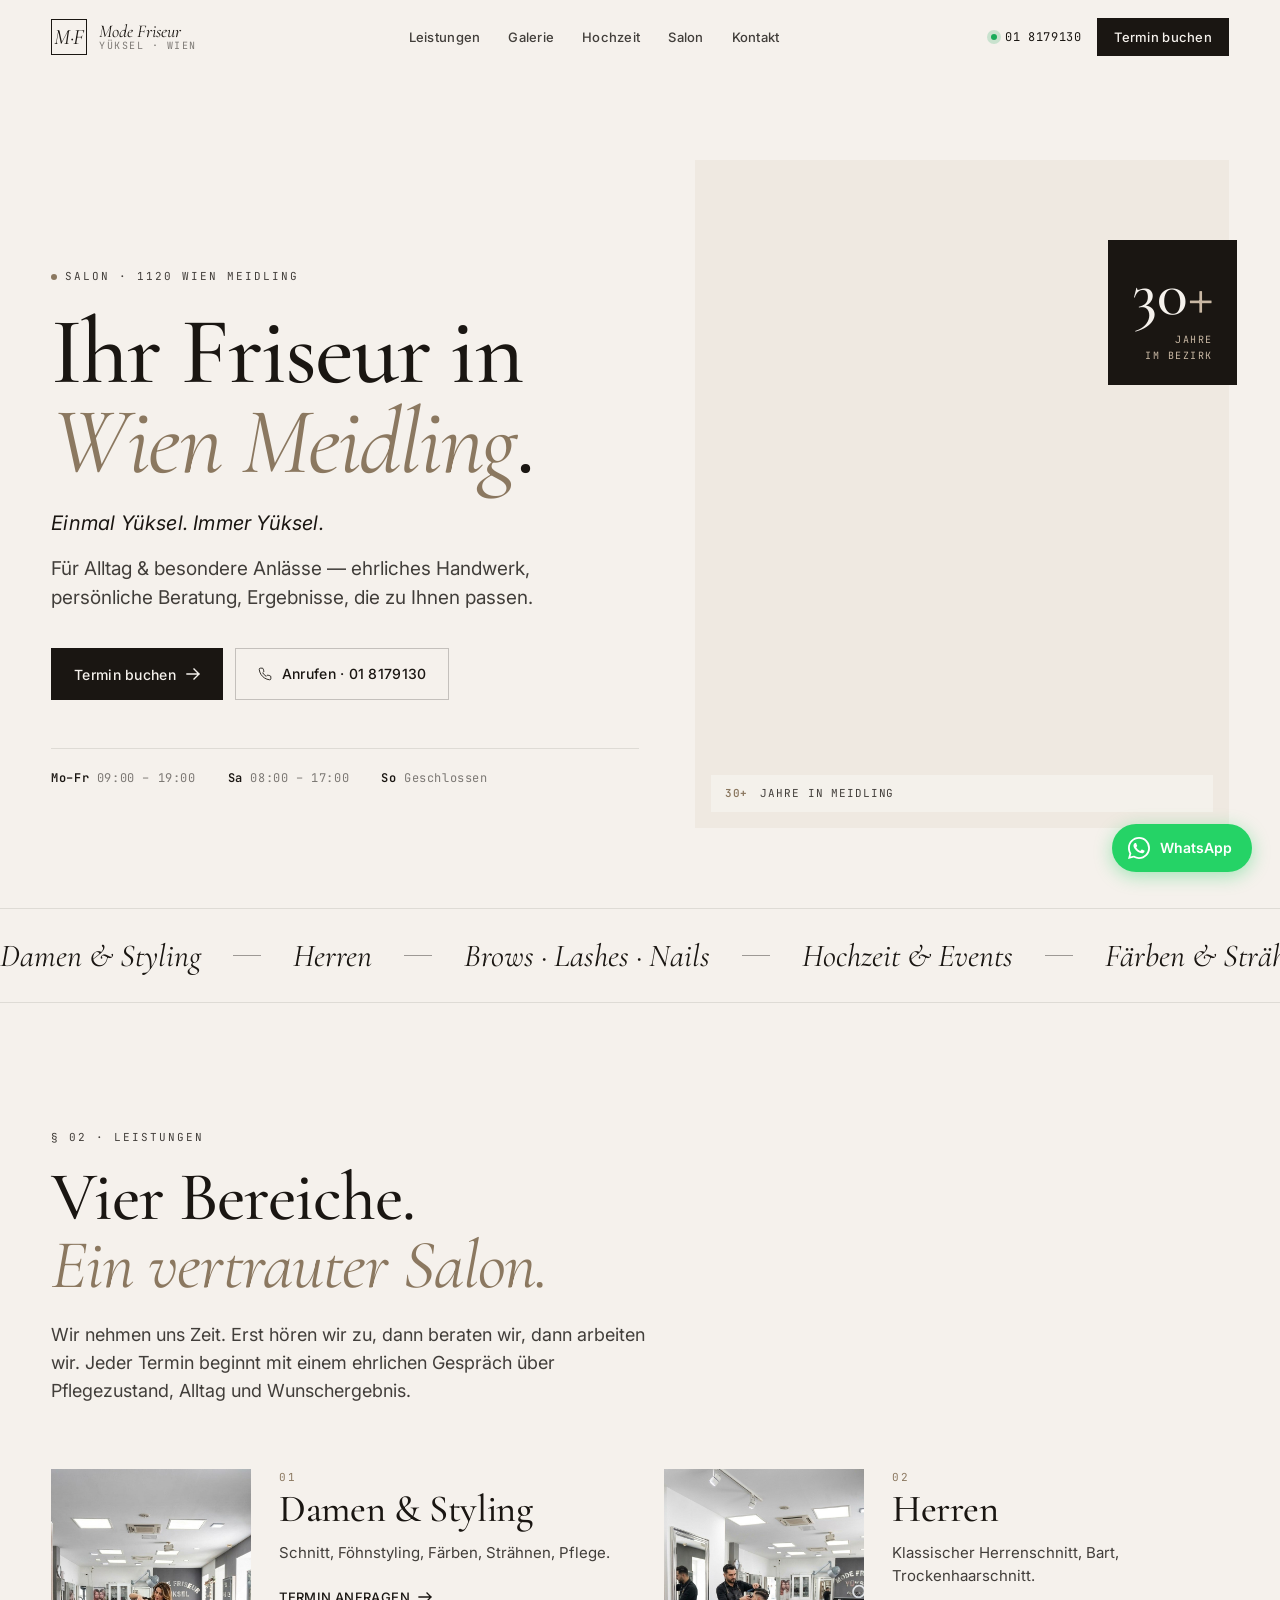
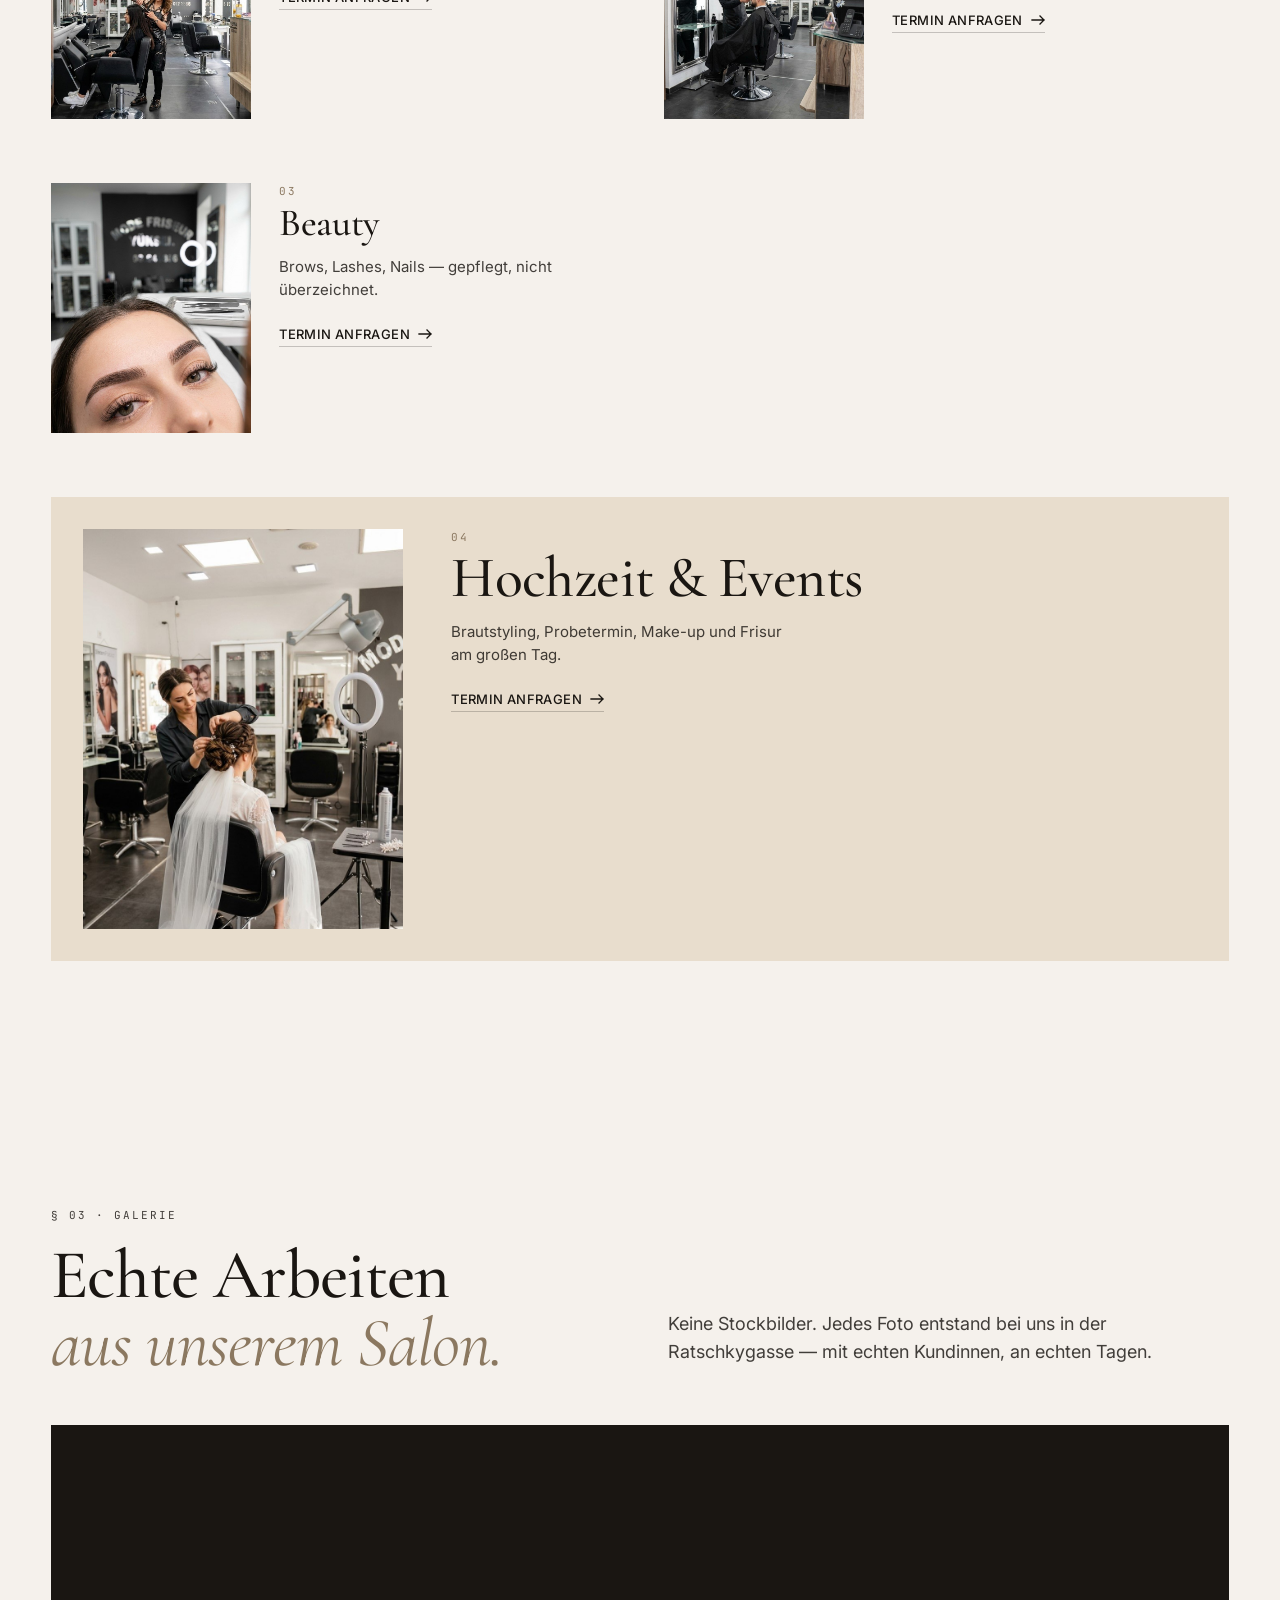
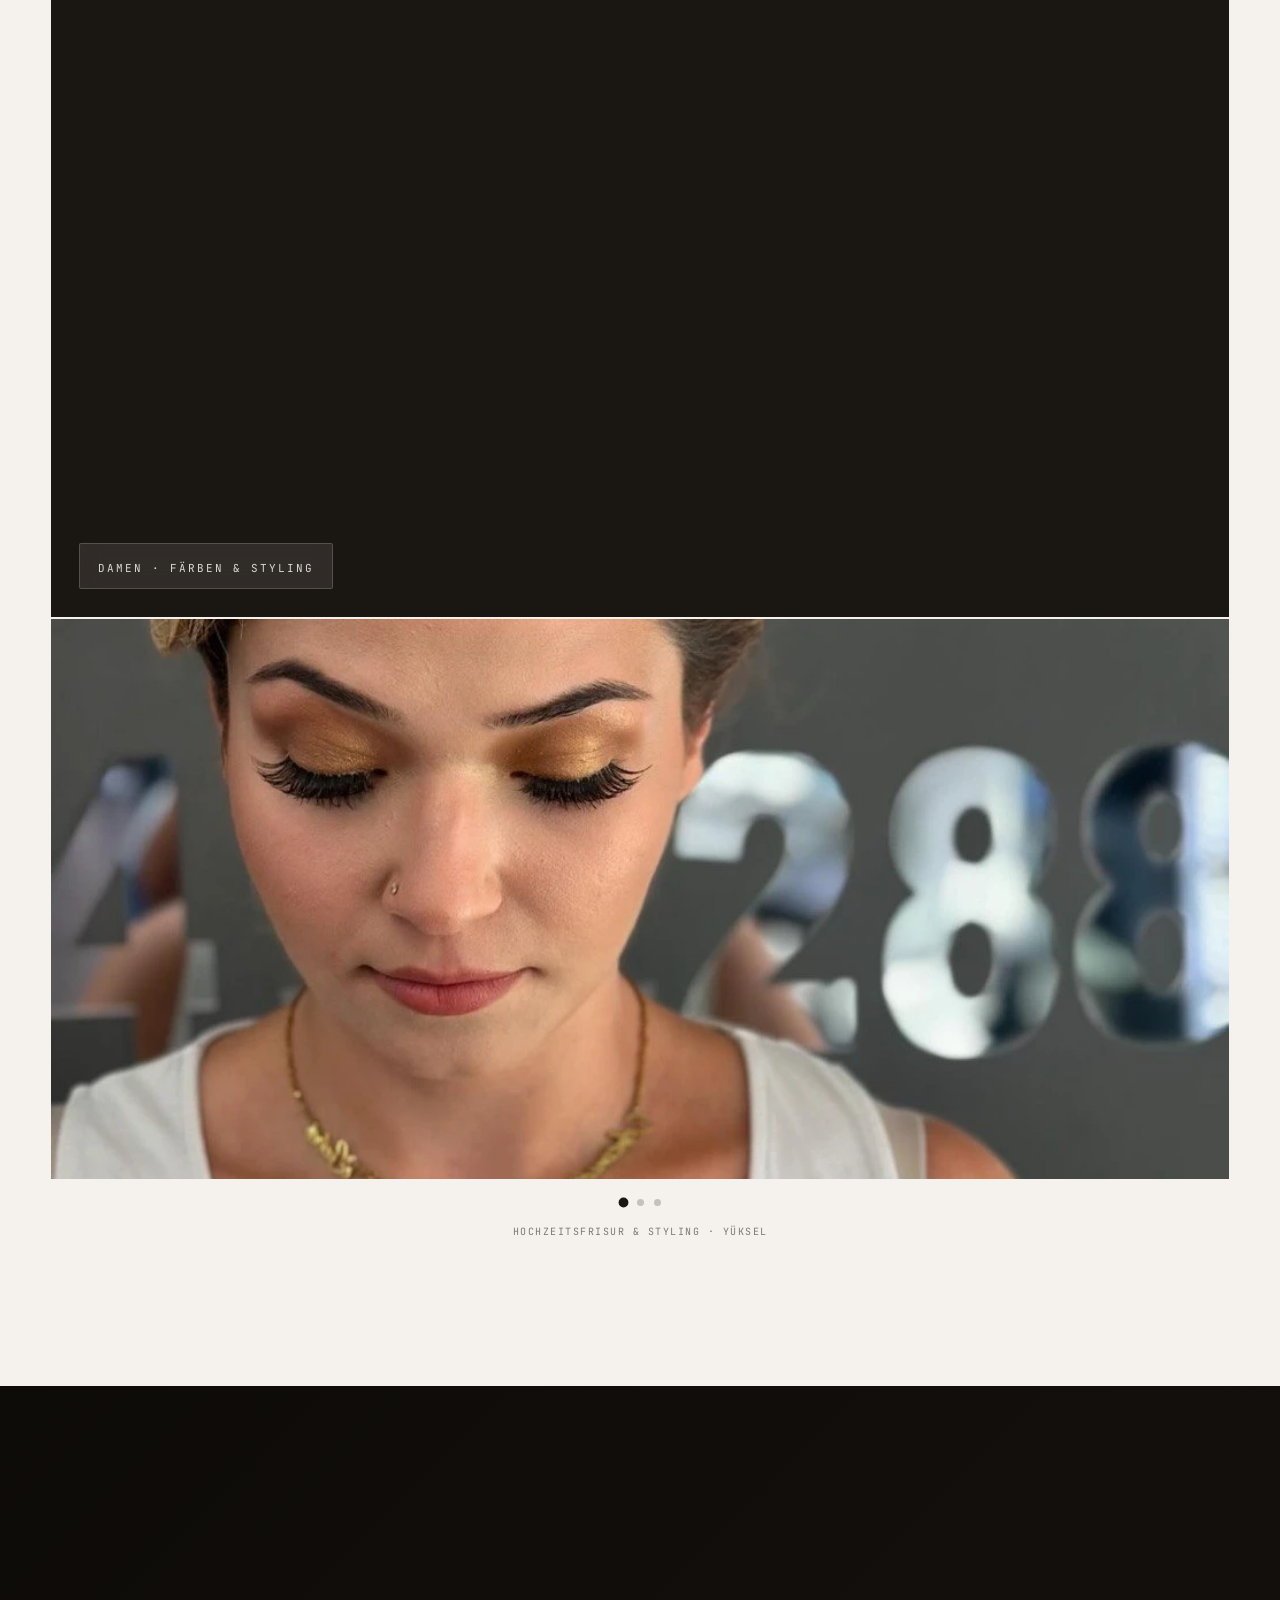
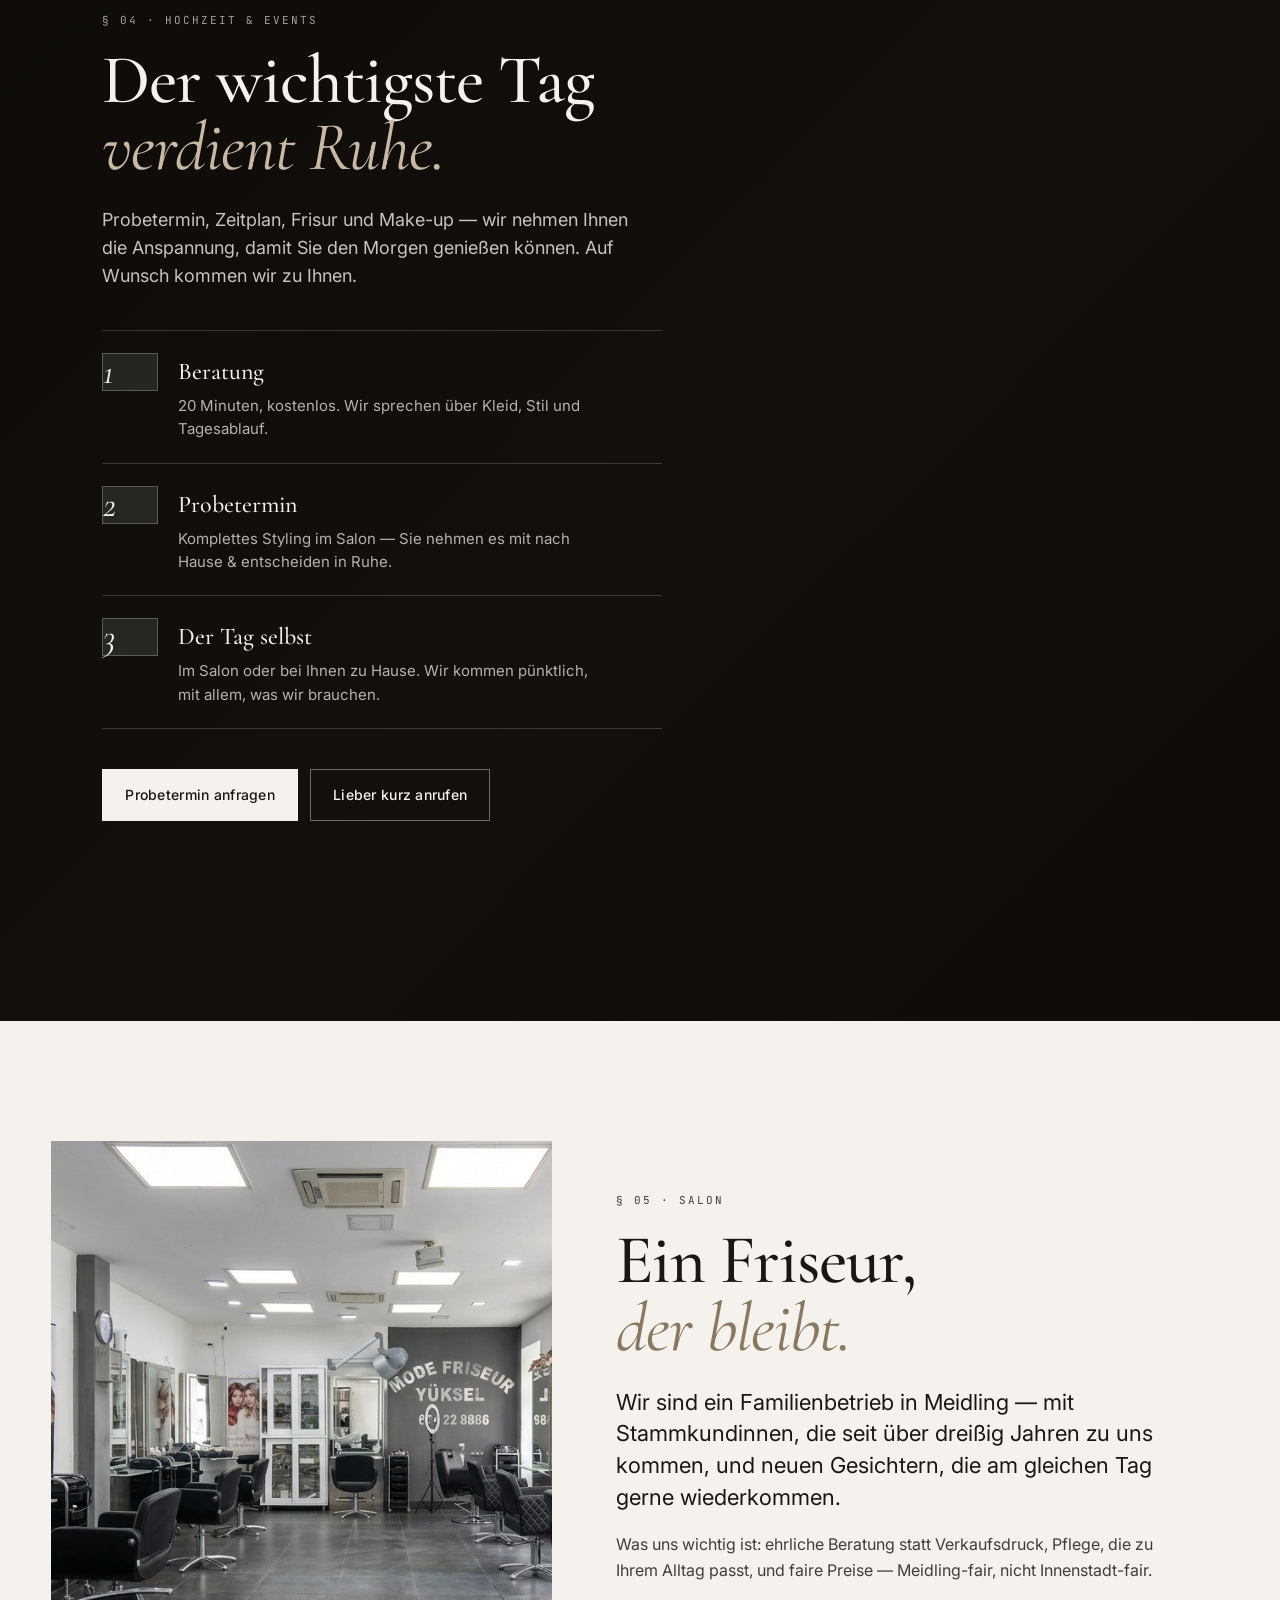
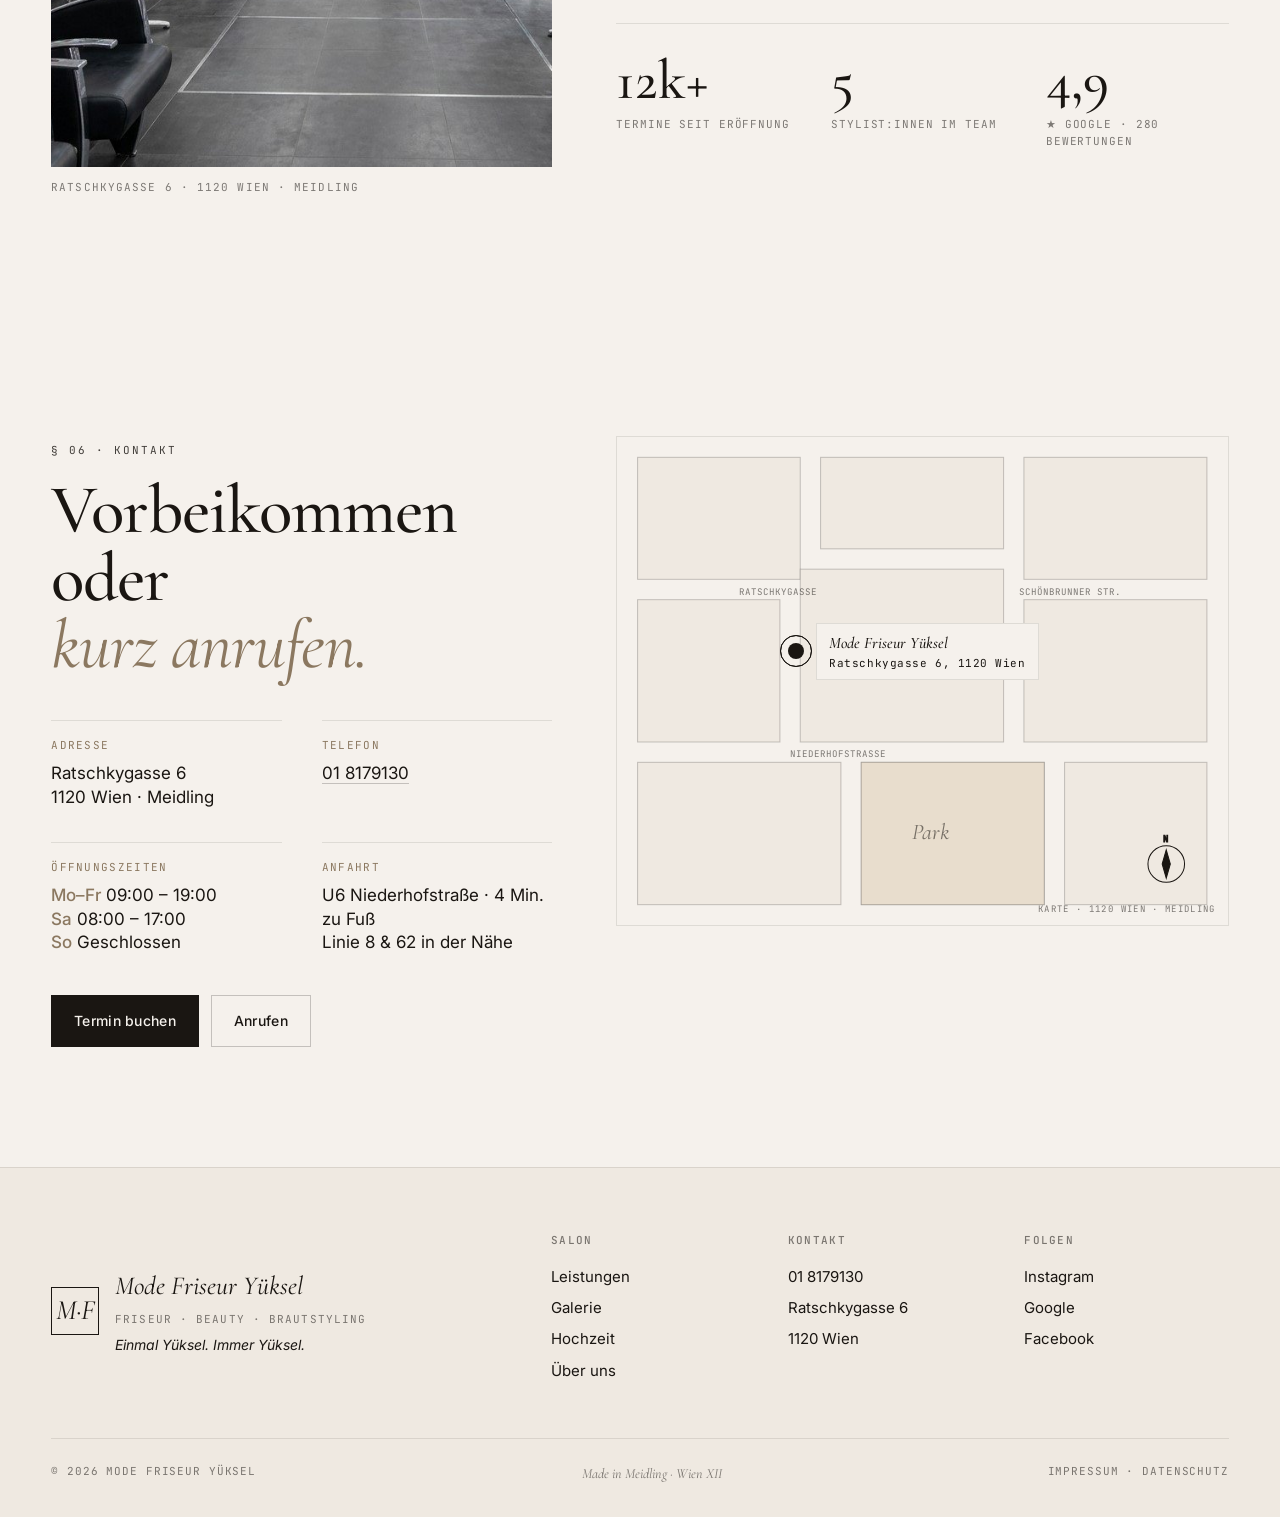
<file: index.html>
<!doctype html>
<html lang="de">
<head>
  <meta charset="utf-8" />
  <meta name="viewport" content="width=device-width, initial-scale=1" />
  <title>Mode Friseur Yüksel · Friseur in Wien Meidling</title>
  <meta name="description" content="Mode Friseur Yüksel — Ihr moderner Friseur in 1120 Wien Meidling. Damen, Herren, Beauty & Brautstyling. Termin online buchen oder anrufen." />
  <!-- Open Graph / WhatsApp / Social -->
  <meta property="og:type"        content="website" />
  <meta property="og:url"         content="https://www.modefriseuryuksel.at/" />
  <meta property="og:title"       content="Mode Friseur Yüksel · Friseur in Wien Meidling" />
  <meta property="og:description" content="Ihr Friseur in 1120 Wien Meidling. Damen, Herren, Beauty &amp; Brautstyling. Termin online buchen." />
  <meta property="og:image"       content="https://www.modefriseuryuksel.at/images/og-image.jpg" />
  <meta property="og:image:width"  content="1200" />
  <meta property="og:image:height" content="630" />
  <meta property="og:locale"      content="de_AT" />
  <meta name="twitter:card"       content="summary_large_image" />
  <meta name="twitter:image"      content="https://www.modefriseuryuksel.at/images/og-image.jpg" />

  <link rel="preconnect" href="https://fonts.googleapis.com" />
  <link rel="preconnect" href="https://fonts.gstatic.com" crossorigin />
  <link href="https://fonts.googleapis.com/css2?family=Cormorant+Garamond:ital,wght@0,400;0,500;0,600;1,400;1,500&family=Inter:wght@400;500;600&family=JetBrains+Mono:wght@400;500&display=swap" rel="stylesheet" />
  <link rel="stylesheet" href="styles.css" />
  <style>
    /* ── Gallery video block ──────────────────────────────────────────── */
    .gallery-video-block {
      margin-top: 48px;
      position: relative;
      overflow: hidden;
      background: var(--ink);
      /* Mobile: full-width portrait fills screen */
      width: 100%;
      aspect-ratio: 9/16;
      max-height: 88vh;
    }
    .gallery-video-block video {
      width: 100%; height: 100%;
      object-fit: cover; display: block;
    }
    /* Desktop: center the portrait video, don't stretch it */
    @media (min-width: 769px) {
      .gallery-video-block {
        aspect-ratio: unset;
        height: 90vh;
        display: flex;
        align-items: center;
        justify-content: center;
      }
      .gallery-video-block video {
        width: auto;
        height: 100%;
        max-width: 480px;
        object-fit: contain;
      }
    }
    .gallery-video-tag {
      position: absolute;
      bottom: 28px; left: 28px;
      background: rgba(245,241,236,0.10);
      backdrop-filter: blur(10px);
      -webkit-backdrop-filter: blur(10px);
      border: 1px solid rgba(245,241,236,0.18);
      padding: 10px 18px; border-radius: 2px;
    }
    .gallery-video-tag .eyebrow { color: rgba(245,241,236,0.88); }

    /* ── Photo carousel ───────────────────────────────────────────────── */
    .photo-carousel { margin-top: 2px; position: relative; }
    .carousel-track {
      display: flex;
      overflow-x: auto;
      scroll-snap-type: x mandatory;
      -webkit-overflow-scrolling: touch;
      scrollbar-width: none;
    }
    .carousel-track::-webkit-scrollbar { display: none; }
    .carousel-slide { flex: 0 0 100%; scroll-snap-align: start; }
    .carousel-slide img {
      width: 100%;
      height: 75vw;
      max-height: 560px;
      object-fit: cover; display: block;
    }
    .carousel-nav {
      display: flex; align-items: center;
      justify-content: center; gap: 10px; padding: 20px 0 8px;
    }
    .carousel-nav-dot {
      width: 7px; height: 7px; border-radius: 50%;
      background: var(--ink-30); border: none; padding: 0;
      cursor: pointer; transition: background .2s, transform .2s;
    }
    .carousel-nav-dot.is-active { background: var(--ink); transform: scale(1.4); }
    .carousel-caption {
      text-align: center; padding: 0 var(--gutter) 16px;
      font-family: var(--font-mono); font-size: 10px;
      letter-spacing: 0.15em; text-transform: uppercase; color: var(--ink-50);
    }

    /* ── Wedding video background ─────────────────────────────────────── */
    .wedding-video {
      position: relative; min-height: 100svh;
      display: flex; align-items: center;
      overflow: hidden; background: var(--ink);
    }
    .wedding-bg-video {
      position: absolute; inset: 0;
      width: 100%; height: 100%;
      object-fit: cover; object-position: 50% 25%; z-index: 0;
    }
    .wedding-video-overlay {
      position: absolute; inset: 0;
      background: linear-gradient(135deg,rgba(10,8,6,.78) 0%,rgba(10,8,6,.48) 55%,rgba(10,8,6,.72) 100%);
      z-index: 1;
    }
    .wedding-video-content {
      position: relative; z-index: 2;
      width: 100%; max-width: var(--max);
      margin: 0 auto;
      padding: 100px var(--gutter) 80px;
    }
    .wedding-video .eyebrow { color: rgba(245,241,236,.65); }
    .wedding-video .section-title { color: #F5F1EC; }
    .wedding-video .wedding-lede { color: rgba(245,241,236,.80); }
    .wedding-video .wedding-steps li h4 { color: #F5F1EC; }
    .wedding-video .wedding-steps li p  { color: rgba(245,241,236,.72); }
    .wedding-video .step-num {
      background: rgba(245,241,236,.10);
      border: 1px solid rgba(245,241,236,.25);
      color: #F5F1EC;
    }
    .wedding-video .btn-dark { background: #F5F1EC; color: var(--ink); border-color: #F5F1EC; }
    .wedding-video .btn-ghost { color: #F5F1EC; border-color: rgba(245,241,236,.40); }
    .wedding-video .btn-ghost:hover { background: rgba(245,241,236,.10); }

    /* WhatsApp floating button */
    .wa-float {
      position: fixed; bottom: 28px; right: 28px; z-index: 999;
      display: flex; align-items: center; gap: 10px;
      background: #25D366; color: #fff;
      padding: 13px 20px 13px 16px;
      border-radius: 50px;
      text-decoration: none;
      font-family: Inter, sans-serif; font-size: 14px; font-weight: 600;
      box-shadow: 0 4px 18px rgba(37,211,102,.40);
      transition: transform .18s ease, box-shadow .18s ease;
    }
    .wa-float:hover { transform: translateY(-2px); box-shadow: 0 6px 24px rgba(37,211,102,.55); }
    .wa-float svg { flex-shrink: 0; }
    @media (max-width: 600px) {
      .wa-float { bottom: 20px; right: 16px; padding: 12px; border-radius: 50%; }
      .wa-float span { display: none; }
    }
  </style>
</head>
<body>

  <!-- ── NAV ─────────────────────────────────────────────────────────────── -->
  <header class="nav" id="nav">
    <div class="nav-inner">
      <a href="#top" class="brand">
        <span class="brand-mark">M·F</span>
        <span class="brand-name">
          <span class="brand-line-1">Mode Friseur</span>
          <span class="brand-line-2">Yüksel · Wien</span>
        </span>
      </a>
      <nav class="nav-links" aria-label="Hauptnavigation">
        <a href="#services">Leistungen</a>
        <a href="#gallery">Galerie</a>
        <a href="#wedding">Hochzeit</a>
        <a href="#about">Salon</a>
        <a href="#contact">Kontakt</a>
      </nav>
      <div class="nav-cta">
        <a href="tel:+4318179130" class="nav-phone">
          <span class="dot" aria-hidden="true"></span>
          01 8179130
        </a>
        <button class="btn btn-dark btn-sm" id="nav-book-btn">Termin buchen</button>
        <button class="nav-burger" aria-label="Menü" aria-expanded="false" id="burger">
          <span></span><span></span>
        </button>
      </div>
    </div>
    <div class="nav-mobile" id="nav-mobile">
      <a href="#services">Leistungen</a>
      <a href="#gallery">Galerie</a>
      <a href="#wedding">Hochzeit</a>
      <a href="#about">Salon</a>
      <a href="#contact">Kontakt</a>
      <a href="tel:+4318179130">01 8179130</a>
      <button class="btn btn-dark" id="nav-mobile-book-btn">Termin buchen</button>
    </div>
  </header>

  <main>

    <!-- ── HERO ────────────────────────────────────────────────────────────── -->
    <section class="hero" id="top">
      <div class="hero-grid">
        <div class="hero-copy">
          <span class="eyebrow">
            <span class="eyebrow-dot"></span> Salon · 1120 Wien Meidling
          </span>
          <h1 class="display">
            Ihr Friseur in
            <span class="display-italic"> Wien Meidling</span>.
          </h1>
          <p class="hero-slogan">Einmal Yüksel. Immer Yüksel.</p>
          <p class="hero-sub">
            Für Alltag &amp; besondere Anlässe — ehrliches Handwerk,
            persönliche Beratung, Ergebnisse, die zu Ihnen passen.
          </p>
          <div class="hero-ctas">
            <button class="btn btn-dark book-trigger">
              Termin buchen
              <svg width="14" height="14" viewBox="0 0 14 14" fill="none" aria-hidden="true">
                <path d="M1 7h12M8 2l5 5-5 5" stroke="currentColor" stroke-width="1.4" stroke-linecap="square"/>
              </svg>
            </button>
            <a class="btn btn-ghost" href="tel:+4318179130">
              <svg width="14" height="14" viewBox="0 0 24 24" fill="none" aria-hidden="true">
                <path d="M22 16.92v3a2 2 0 0 1-2.18 2 19.79 19.79 0 0 1-8.63-3.07 19.5 19.5 0 0 1-6-6A19.79 19.79 0 0 1 2.12 4.18 2 2 0 0 1 4.11 2h3a2 2 0 0 1 2 1.72c.13.96.37 1.9.72 2.81a2 2 0 0 1-.45 2.11L8.09 9.91a16 16 0 0 0 6 6l1.27-1.27a2 2 0 0 1 2.11-.45c.91.35 1.85.59 2.81.72A2 2 0 0 1 22 16.92z" stroke="currentColor" stroke-width="1.5"/>
              </svg>
              Anrufen · 01 8179130
            </a>
          </div>
          <ul class="hero-meta">
            <li><strong>Mo–Fr</strong> 09:00 – 19:00</li>
            <li><strong>Sa</strong> 08:00 – 17:00</li>
            <li><strong>So</strong> Geschlossen</li>
          </ul>
        </div>

      <div class="hero-media">
        <figure class="hero-figure-main">
          <video autoplay muted loop playsinline>
            <source src="videos/wedding.mp4" type="video/mp4">
          </video>
          <figcaption>
            <span class="cap-num">30+</span>
            <span class="cap-text">Jahre in Meidling</span>
          </figcaption>
        </figure>
        <div class="hero-stat">
          <div class="hero-stat-num">30<span>+</span></div>
          <div class="hero-stat-label">Jahre<br>im Bezirk</div>
        </div>
      </div>
      </div>

      <div class="ticker" aria-hidden="true">
        <div class="ticker-track">
          <span class="ticker-row">
            <em>Damen &amp; Styling</em> <span class="rule"></span>
            <em>Herren</em> <span class="rule"></span>
            <em>Brows · Lashes · Nails</em> <span class="rule"></span>
            <em>Hochzeit &amp; Events</em> <span class="rule"></span>
            <em>Färben &amp; Strähnen</em> <span class="rule"></span>
          </span>
          <span class="ticker-row">
            <em>Damen &amp; Styling</em> <span class="rule"></span>
            <em>Herren</em> <span class="rule"></span>
            <em>Brows · Lashes · Nails</em> <span class="rule"></span>
            <em>Hochzeit &amp; Events</em> <span class="rule"></span>
            <em>Färben &amp; Strähnen</em> <span class="rule"></span>
          </span>
          <span class="ticker-row">
            <em>Damen &amp; Styling</em> <span class="rule"></span>
            <em>Herren</em> <span class="rule"></span>
            <em>Brows · Lashes · Nails</em> <span class="rule"></span>
            <em>Hochzeit &amp; Events</em> <span class="rule"></span>
            <em>Färben &amp; Strähnen</em> <span class="rule"></span>
          </span>
          <span class="ticker-row">
            <em>Damen &amp; Styling</em> <span class="rule"></span>
            <em>Herren</em> <span class="rule"></span>
            <em>Brows · Lashes · Nails</em> <span class="rule"></span>
            <em>Hochzeit &amp; Events</em> <span class="rule"></span>
            <em>Färben &amp; Strähnen</em> <span class="rule"></span>
          </span>
        </div>
      </div>
    </section>

    <!-- ── SERVICES ─────────────────────────────────────────────────────────── -->
    <section class="section services" id="services">
      <header class="section-head">
        <span class="eyebrow">§ 02 · Leistungen</span>
        <h2 class="section-title">
          Vier Bereiche.<br>
          <span class="display-italic">Ein vertrauter Salon.</span>
        </h2>
        <p class="section-lede">
          Wir nehmen uns Zeit. Erst hören wir zu, dann beraten wir, dann arbeiten wir.
          Jeder Termin beginnt mit einem ehrlichen Gespräch über Pflegezustand,
          Alltag und Wunschergebnis.
        </p>
      </header>

      <div class="service-grid">
        <article class="service-card">
          <div class="service-media">
            <img src="images/damen.jpg" alt="Damen Styling — Mode Friseur Yüksel Wien" loading="lazy" />
          </div>
          <div class="service-body">
            <div class="service-num">01</div>
            <h3 class="service-title">Damen &amp; Styling</h3>
            <p class="service-de">Schnitt, Föhnstyling, Färben, Strähnen, Pflege.</p>
            <button class="link-arrow book-trigger">
              Termin anfragen
              <svg width="14" height="10" viewBox="0 0 14 10" fill="none" aria-hidden="true">
                <path d="M1 5h12M9 1l4 4-4 4" stroke="currentColor" stroke-width="1.3" stroke-linecap="square"/>
              </svg>
            </button>
          </div>
        </article>

        <article class="service-card">
          <div class="service-media">
            <img src="images/herren.jpg" alt="Herrenschnitt — Mode Friseur Yüksel Wien" loading="lazy" />
          </div>
          <div class="service-body">
            <div class="service-num">02</div>
            <h3 class="service-title">Herren</h3>
            <p class="service-de">Klassischer Herrenschnitt, Bart, Trockenhaarschnitt.</p>
            <button class="link-arrow book-trigger">
              Termin anfragen
              <svg width="14" height="10" viewBox="0 0 14 10" fill="none" aria-hidden="true">
                <path d="M1 5h12M9 1l4 4-4 4" stroke="currentColor" stroke-width="1.3" stroke-linecap="square"/>
              </svg>
            </button>
          </div>
        </article>

        <article class="service-card">
          <div class="service-media">
            <img src="images/beauty.jpg" alt="Beauty — Brows, Lashes, Nails" loading="lazy" />
          </div>
          <div class="service-body">
            <div class="service-num">03</div>
            <h3 class="service-title">Beauty</h3>
            <p class="service-de">Brows, Lashes, Nails — gepflegt, nicht überzeichnet.</p>
            <button class="link-arrow book-trigger">
              Termin anfragen
              <svg width="14" height="10" viewBox="0 0 14 10" fill="none" aria-hidden="true">
                <path d="M1 5h12M9 1l4 4-4 4" stroke="currentColor" stroke-width="1.3" stroke-linecap="square"/>
              </svg>
            </button>
          </div>
        </article>

        <article class="service-card is-accent">
          <div class="service-media">
            <img src="images/hochzeit-card.jpg" alt="Hochzeit &amp; Brautstyling — Mode Friseur Yüksel" loading="lazy" />
          </div>
          <div class="service-body">
            <div class="service-num">04</div>
            <h3 class="service-title">Hochzeit &amp; Events</h3>
            <p class="service-de">Brautstyling, Probetermin, Make-up und Frisur am großen Tag.</p>
            <button class="link-arrow book-trigger">
              Termin anfragen
              <svg width="14" height="10" viewBox="0 0 14 10" fill="none" aria-hidden="true">
                <path d="M1 5h12M9 1l4 4-4 4" stroke="currentColor" stroke-width="1.3" stroke-linecap="square"/>
              </svg>
            </button>
          </div>
        </article>
      </div>
    </section>

    <!-- ── GALLERY ──────────────────────────────────────────────────────────── -->
    <section class="section gallery" id="gallery">
      <header class="section-head section-head-row">
        <div>
          <span class="eyebrow">§ 03 · Galerie</span>
          <h2 class="section-title">
            Echte Arbeiten<br>
            <span class="display-italic">aus unserem Salon.</span>
          </h2>
        </div>
        <p class="section-lede section-lede-side">
          Keine Stockbilder. Jedes Foto entstand bei uns in der Ratschkygasse —
          mit echten Kundinnen, an echten Tagen.
        </p>
      </header>

      <!-- Damen video — full-bleed -->
      <div class="gallery-video-block">
        <video autoplay muted loop playsinline>
          <source src="videos/damen.mp4" type="video/mp4">
        </video>
        <div class="gallery-video-tag">
          <span class="eyebrow">Damen · Färben &amp; Styling</span>
        </div>
      </div>

      <!-- Hairstyle photo carousel -->
      <div class="photo-carousel">
        <div class="carousel-track" id="carousel-track">
          <div class="carousel-slide">
            <img src="images/hairstyle-front.webp" alt="Hochzeitsfrisur — Vorderansicht" loading="lazy">
          </div>
          <div class="carousel-slide">
            <img src="images/hairstyle-side.webp" alt="Hochzeitsfrisur — Seitenansicht" loading="lazy">
          </div>
          <div class="carousel-slide">
            <img src="images/hairstyle-back.webp" alt="Hochzeitsfrisur — Rückansicht" loading="lazy">
          </div>
        </div>
        <div class="carousel-nav" id="carousel-nav">
          <button class="carousel-nav-dot is-active" data-idx="0" aria-label="Foto 1"></button>
          <button class="carousel-nav-dot" data-idx="1" aria-label="Foto 2"></button>
          <button class="carousel-nav-dot" data-idx="2" aria-label="Foto 3"></button>
        </div>
        <p class="carousel-caption">Hochzeitsfrisur &amp; Styling · Yüksel</p>
      </div>
    </section>

    <!-- ── WEDDING ──────────────────────────────────────────────────────────── -->
    <section class="wedding wedding-video" id="wedding">
      <video class="wedding-bg-video" autoplay muted loop playsinline>
        <source src="videos/wedding.mp4" type="video/mp4">
      </video>
      <div class="wedding-video-overlay"></div>
      <div class="wedding-video-content">
        <div class="wedding-copy" style="max-width:560px">
          <span class="eyebrow">§ 04 · Hochzeit &amp; Events</span>
          <h2 class="section-title">
            Der wichtigste Tag<br>
            <span class="display-italic">verdient Ruhe.</span>
          </h2>
          <p class="wedding-lede">
            Probetermin, Zeitplan, Frisur und Make-up — wir nehmen Ihnen die
            Anspannung, damit Sie den Morgen genießen können. Auf Wunsch kommen
            wir zu Ihnen.
          </p>
          <ol class="wedding-steps">
            <li>
              <span class="step-num">1</span>
              <div>
                <h4>Beratung</h4>
                <p>20 Minuten, kostenlos. Wir sprechen über Kleid, Stil und Tagesablauf.</p>
              </div>
            </li>
            <li>
              <span class="step-num">2</span>
              <div>
                <h4>Probetermin</h4>
                <p>Komplettes Styling im Salon — Sie nehmen es mit nach Hause &amp; entscheiden in Ruhe.</p>
              </div>
            </li>
            <li>
              <span class="step-num">3</span>
              <div>
                <h4>Der Tag selbst</h4>
                <p>Im Salon oder bei Ihnen zu Hause. Wir kommen pünktlich, mit allem, was wir brauchen.</p>
              </div>
            </li>
          </ol>
          <div class="wedding-ctas">
            <button class="btn btn-dark book-trigger">Probetermin anfragen</button>
            <a class="btn btn-ghost" href="tel:+4318179130">Lieber kurz anrufen</a>
          </div>
        </div>
      </div>
    </section>

    <!-- ── ABOUT ────────────────────────────────────────────────────────────── -->
    <section class="section about" id="about">
      <div class="about-grid">
        <figure class="about-fig">
          <img src="images/about.jpg" alt="Unser Salon — Mode Friseur Yüksel Ratschkygasse 6, Wien" loading="lazy" />
          <figcaption>Ratschkygasse 6 · 1120 Wien · Meidling</figcaption>
        </figure>
        <div class="about-copy">
          <span class="eyebrow">§ 05 · Salon</span>
          <h2 class="section-title">
            Ein Friseur,<br>
            <span class="display-italic">der bleibt.</span>
          </h2>
          <p class="about-lede">
            Wir sind ein Familienbetrieb in Meidling — mit Stammkundinnen, die
            seit über dreißig Jahren zu uns kommen, und neuen Gesichtern, die
            am gleichen Tag gerne wiederkommen.
          </p>
          <p class="about-body">
            Was uns wichtig ist: ehrliche Beratung statt Verkaufsdruck, Pflege,
            die zu Ihrem Alltag passt, und faire Preise — Meidling-fair, nicht
            Innenstadt-fair.
          </p>
          <div class="about-pillars">
            <div>
              <div class="pillar-num">12k+</div>
              <div class="pillar-label">Termine seit Eröffnung</div>
            </div>
            <div>
              <div class="pillar-num">5</div>
              <div class="pillar-label">Stylist:innen im Team</div>
            </div>
            <div>
              <div class="pillar-num">4,9</div>
              <div class="pillar-label">★ Google · 280 Bewertungen</div>
            </div>
          </div>
        </div>
      </div>
    </section>

    <!-- ── CONTACT ──────────────────────────────────────────────────────────── -->
    <section class="section contact" id="contact">
      <div class="contact-grid">
        <div class="contact-info">
          <span class="eyebrow">§ 06 · Kontakt</span>
          <h2 class="section-title">
            Vorbeikommen oder<br>
            <span class="display-italic">kurz anrufen.</span>
          </h2>
          <dl class="contact-dl">
            <div>
              <dt>Adresse</dt>
              <dd>Ratschkygasse 6<br>1120 Wien · Meidling</dd>
            </div>
            <div>
              <dt>Telefon</dt>
              <dd><a href="tel:+4318179130">01 8179130</a></dd>
            </div>
            <div>
              <dt>Öffnungszeiten</dt>
              <dd>
                <span><b>Mo–Fr</b> 09:00 – 19:00</span><br>
                <span><b>Sa</b> 08:00 – 17:00</span><br>
                <span><b>So</b> Geschlossen</span>
              </dd>
            </div>
            <div>
              <dt>Anfahrt</dt>
              <dd>U6 Niederhofstraße · 4 Min. zu Fuß<br>Linie 8 &amp; 62 in der Nähe</dd>
            </div>
          </dl>
          <div class="contact-ctas">
            <button class="btn btn-dark book-trigger">Termin buchen</button>
            <a class="btn btn-ghost" href="tel:+4318179130">Anrufen</a>
          </div>
        </div>

        <div class="contact-map" role="img" aria-label="Kartenausschnitt Ratschkygasse 6, 1120 Wien">
          <svg viewBox="0 0 600 480" class="map-svg" aria-hidden="true">
            <rect width="600" height="480" fill="var(--paper)"/>
            <g stroke="var(--ink-30)" stroke-width="1" fill="var(--paper-2)">
              <rect x="20" y="20" width="160" height="120"/>
              <rect x="200" y="20" width="180" height="90"/>
              <rect x="400" y="20" width="180" height="120"/>
              <rect x="20" y="160" width="140" height="140"/>
              <rect x="180" y="130" width="200" height="170"/>
              <rect x="400" y="160" width="180" height="140"/>
              <rect x="20" y="320" width="200" height="140"/>
              <rect x="240" y="320" width="180" height="140"/>
              <rect x="440" y="320" width="140" height="140"/>
            </g>
            <g font-family="JetBrains Mono, monospace" font-size="9" fill="var(--ink-50)" letter-spacing="1">
              <text x="120" y="155">RATSCHKYGASSE</text>
              <text x="395" y="155">SCHÖNBRUNNER STR.</text>
              <text x="170" y="315">NIEDERHOFSTRASSE</text>
            </g>
            <rect x="240" y="320" width="180" height="140" fill="var(--accent-soft)" stroke="var(--ink-30)"/>
            <text x="290" y="395" font-family="Cormorant Garamond, serif" font-style="italic" font-size="22" fill="var(--ink-50)">Park</text>
            <g transform="translate(540 420)" stroke="var(--ink)" fill="none" stroke-width="1">
              <circle r="18"/>
              <path d="M0 -14 L4 0 L0 14 L-4 0 Z" fill="var(--ink)"/>
              <text x="-3" y="-22" font-family="JetBrains Mono, monospace" font-size="9" fill="var(--ink)">N</text>
            </g>
          </svg>
          <div class="map-pin">
            <span class="map-pin-dot"></span>
            <span class="map-pin-label">
              <strong>Mode Friseur Yüksel</strong>
              Ratschkygasse 6, 1120 Wien
            </span>
          </div>
          <div class="map-attribution">Karte · 1120 Wien · Meidling</div>
        </div>
      </div>
    </section>

  </main>

  <!-- ── FOOTER ──────────────────────────────────────────────────────────────── -->
  <footer class="footer">
    <div class="footer-top">
      <div class="footer-brand">
        <span class="brand-mark brand-mark-lg">M·F</span>
        <div>
          <div class="footer-brand-name">Mode Friseur Yüksel</div>
          <div class="footer-brand-meta">Friseur · Beauty · Brautstyling</div>
          <div class="footer-slogan">Einmal Yüksel. Immer Yüksel.</div>
        </div>
      </div>
      <div class="footer-cols">
        <div>
          <h5>Salon</h5>
          <a href="#services">Leistungen</a>
          <a href="#gallery">Galerie</a>
          <a href="#wedding">Hochzeit</a>
          <a href="#about">Über uns</a>
        </div>
        <div>
          <h5>Kontakt</h5>
          <a href="tel:+4318179130">01 8179130</a>
          <span>Ratschkygasse 6</span>
          <span>1120 Wien</span>
        </div>
        <div>
          <h5>Folgen</h5>
          <a href="https://www.instagram.com/modefriseuryuksel/" target="_blank" rel="noopener">Instagram</a>
          <a href="https://maps.app.goo.gl/v8R8YzjvkRdKoSU5A" target="_blank" rel="noopener">Google</a>
          <a href="https://www.facebook.com/yukselsertkann/" target="_blank" rel="noopener">Facebook</a>
        </div>
      </div>
    </div>
    <div class="footer-bottom">
      <span>© 2026 Mode Friseur Yüksel</span>
      <span class="footer-line">Made in Meidling · Wien XII</span>
      <span><a href="impressum.html">Impressum</a> · <a href="datenschutz.html">Datenschutz</a></span>
    </div>
  </footer>

  <!-- ── BOOKING MODAL ───────────────────────────────────────────────────────── -->
  <div class="modal-shade" id="modal-shade" aria-hidden="true">
    <div class="modal" id="modal" role="dialog" aria-modal="true" aria-labelledby="modal-title">
      <button class="modal-close" id="modal-close-btn" aria-label="Schließen">×</button>
      <div class="modal-head">
        <span class="eyebrow">Termin · Online</span>
        <h3 class="modal-title" id="modal-title">
          In drei Schritten<br><span class="display-italic">zum Termin.</span>
        </h3>
        <div class="modal-steps" id="modal-steps">
          <span class="is-active"><span class="step-dot">1</span> Leistung</span>
          <span><span class="step-dot">2</span> Zeit</span>
          <span><span class="step-dot">3</span> Kontakt</span>
        </div>
      </div>
      <div class="modal-body" id="modal-body"></div>
      <div class="modal-foot" id="modal-foot">
        <button class="btn btn-ghost" id="btn-back">Zurück</button>
        <button class="btn btn-dark" id="btn-next">Weiter</button>
      </div>
    </div>
  </div>

  <!-- WhatsApp floating button -->
  <a class="wa-float" href="https://wa.me/436643228886" target="_blank" rel="noopener" aria-label="WhatsApp schreiben">
    <svg width="22" height="22" viewBox="0 0 24 24" fill="currentColor" aria-hidden="true">
      <path d="M20.52 3.48A11.93 11.93 0 0 0 12 0C5.37 0 0 5.37 0 12c0 2.11.55 4.17 1.6 5.98L0 24l6.18-1.62A11.94 11.94 0 0 0 12 24c6.63 0 12-5.37 12-12 0-3.2-1.25-6.22-3.48-8.52zM12 22c-1.85 0-3.66-.5-5.24-1.44l-.38-.22-3.67.96.98-3.58-.24-.38A9.94 9.94 0 0 1 2 12C2 6.48 6.48 2 12 2c2.67 0 5.18 1.04 7.07 2.93A9.94 9.94 0 0 1 22 12c0 5.52-4.48 10-10 10zm5.44-7.38c-.3-.15-1.76-.87-2.03-.97-.27-.1-.47-.15-.67.15-.2.3-.77.97-.94 1.17-.17.2-.35.22-.65.07-.3-.15-1.26-.46-2.4-1.48-.89-.79-1.49-1.77-1.66-2.07-.17-.3-.02-.46.13-.61.13-.13.3-.35.45-.52.15-.17.2-.3.3-.5.1-.2.05-.37-.02-.52-.08-.15-.67-1.62-.92-2.22-.24-.58-.49-.5-.67-.51-.17-.01-.37-.01-.57-.01s-.52.07-.79.37c-.27.3-1.03 1.01-1.03 2.46s1.06 2.85 1.2 3.05c.15.2 2.08 3.18 5.04 4.46.7.3 1.25.48 1.68.62.71.22 1.35.19 1.86.12.57-.09 1.76-.72 2.01-1.41.25-.69.25-1.28.17-1.41-.07-.13-.27-.2-.57-.35z"/>
    </svg>
    <span>WhatsApp</span>
  </a>

  <script>
  (() => {
    // ── Nav: scroll & mobile menu ───────────────────────────────────────────
    const nav = document.getElementById('nav');
    window.addEventListener('scroll', () => {
      nav.classList.toggle('is-scrolled', window.scrollY > 40);
    }, { passive: true });

    const burger = document.getElementById('burger');
    const mobileMenu = document.getElementById('nav-mobile');

    burger.addEventListener('click', () => {
      const open = mobileMenu.classList.toggle('is-open');
      burger.setAttribute('aria-expanded', String(open));
    });

    mobileMenu.querySelectorAll('a').forEach(a => {
      a.addEventListener('click', () => {
        mobileMenu.classList.remove('is-open');
        burger.setAttribute('aria-expanded', 'false');
      });
    });

    // Gallery — временно отключена (фото ожидаются от заказчика)

    // ── Booking modal ───────────────────────────────────────────────────────
    const SERVICES_BOOK = [
      { no: '01', title: 'Damen & Styling', de: 'Schnitt, Föhnstyling, Färben, Strähnen, Pflege.' },
      { no: '02', title: 'Herren',          de: 'Klassischer Herrenschnitt, Bart, Trockenhaarschnitt.' },
      { no: '03', title: 'Beauty',          de: 'Brows, Lashes, Nails — gepflegt, nicht überzeichnet.' },
      { no: '04', title: 'Hochzeit & Events', de: 'Brautstyling, Probetermin, Make-up und Frisur am großen Tag.' },
    ];
    const TIMES       = ['09:00','10:00','11:00','13:00','14:30','16:00','17:30'];
    const DAY_SHORT   = ['So','Mo','Di','Mi','Do','Fr','Sa'];
    const MONTH_SHORT = ['Jan','Feb','Mär','Apr','Mai','Jun','Jul','Aug','Sep','Okt','Nov','Dez'];

    let state = { step: 0, service: null, day: null, time: null, name: '', phone: '', done: false };

    const shade       = document.getElementById('modal-shade');
    const modalTitle  = document.getElementById('modal-title');
    const modalSteps  = document.getElementById('modal-steps');
    const modalBody   = document.getElementById('modal-body');
    const modalFoot   = document.getElementById('modal-foot');
    const btnBack     = document.getElementById('btn-back');
    const btnNext     = document.getElementById('btn-next');

    const openModal = () => {
      state = { step: 0, service: null, day: null, time: null, name: '', phone: '', done: false };
      render();
      shade.style.display = 'grid';
      shade.setAttribute('aria-hidden', 'false');
      document.body.style.overflow = 'hidden';
    };
    const closeModal = () => {
      shade.style.display = 'none';
      shade.setAttribute('aria-hidden', 'true');
      document.body.style.overflow = '';
    };

    document.getElementById('modal-close-btn').addEventListener('click', closeModal);
    shade.addEventListener('click', e => { if (e.target === shade) closeModal(); });
    document.getElementById('nav-book-btn').addEventListener('click', openModal);
    document.getElementById('nav-mobile-book-btn').addEventListener('click', () => { openModal(); mobileMenu.classList.remove('is-open'); });
    document.querySelectorAll('.book-trigger').forEach(b => b.addEventListener('click', openModal));

    btnBack.addEventListener('click', () => { if (state.step > 0) { state.step--; render(); } });
    btnNext.addEventListener('click', () => {
      if (state.step < 2) { state.step++; render(); }
      else {
        state.done = true;
        const subject = encodeURIComponent('Terminanfrage – ' + state.service);
        const body = encodeURIComponent(
          'Hallo,\n\nich möchte einen Termin anfragen:\n\n' +
          'Leistung: ' + state.service + '\n' +
          'Datum: ' + (state.day ? state.day.fmt : '') + '\n' +
          'Uhrzeit: ' + state.time + '\n\n' +
          'Name: ' + state.name + '\n' +
          'Telefon: ' + state.phone + '\n\n' +
          'Mit freundlichen Grüßen'
        );
        window.location.href = 'mailto:yukselsertkan16@gmail.com?subject=' + subject + '&body=' + body;
        render();
      }
    });

    document.addEventListener('keydown', e => {
      if (e.key === 'Escape' && shade.style.display === 'grid') closeModal();
    });

    function canProceed() {
      const { step, service, day, time, name, phone } = state;
      if (step === 0) return !!service;
      if (step === 1) return !!day && !!time;
      return !!name.trim() && !!phone.trim();
    }

    function render() {
      // Title
      if (state.done) {
        modalTitle.innerHTML = 'Vielen Dank.';
      } else {
        modalTitle.innerHTML = 'In drei Schritten<br><span class="display-italic">zum Termin.</span>';
      }

      // Steps indicator
      modalSteps.style.display = state.done ? 'none' : 'flex';
      if (!state.done) {
        const labels = ['Leistung', 'Zeit', 'Kontakt'];
        modalSteps.innerHTML = labels.map((l, i) => {
          const cls = i === state.step ? 'is-active' : i < state.step ? 'is-done' : '';
          return `<span class="${cls}"><span class="step-dot">${i + 1}</span> ${l}</span>`;
        }).join('');
      }

      // Body
      if (state.done) {
        modalBody.innerHTML = `
          <div class="modal-done">
            <div class="check">✓</div>
            <p>Wir haben Ihre Anfrage für <b>${esc(state.service)}</b> am <b>${esc(state.day ? state.day.fmt : '')}</b> um <b>${esc(state.time)}</b> erhalten.
            Wir melden uns innerhalb eines Werktags unter <b>${esc(state.phone)}</b> zur Bestätigung.</p>
            <button class="btn btn-dark" id="done-close">Schließen</button>
          </div>`;
        document.getElementById('done-close').addEventListener('click', closeModal);
      } else if (state.step === 0) {
        modalBody.innerHTML = `<div class="step step-services">${
          SERVICES_BOOK.map(s => `
            <button class="pick-card${state.service === s.title ? ' is-on' : ''}" data-svc="${esc(s.title)}">
              <span class="pick-num">${s.no}</span>
              <span class="pick-name">${s.title}</span>
              <span class="pick-de">${s.de}</span>
            </button>`).join('')
        }</div>`;
        modalBody.querySelectorAll('.pick-card').forEach(btn => {
          btn.addEventListener('click', () => {
            state.service = btn.dataset.svc;
            render();
          });
        });
      } else if (state.step === 1) {
        const days = [];
        const now = new Date();
        for (let i = 0; i < 8; i++) {
          const d = new Date(now);
          d.setDate(now.getDate() + i);
          days.push(d);
        }
        modalBody.innerHTML = `
          <div class="step step-time">
            <div class="step-label">Tag wählen</div>
            <div class="day-row">${days.map((d, i) => {
              const fmt = `${DAY_SHORT[d.getDay()]} ${d.getDate()}. ${MONTH_SHORT[d.getMonth()]}`;
              const sun = d.getDay() === 0;
              const on  = state.day && state.day.idx === i ? ' is-on' : '';
              return `<button class="day-pill${on}"${sun ? ' disabled' : ''} data-idx="${i}" data-fmt="${fmt}">
                <span class="day-name">${DAY_SHORT[d.getDay()]}</span>
                <span class="day-num">${d.getDate()}</span>
                <span class="day-mon">${MONTH_SHORT[d.getMonth()]}</span>
                ${sun ? '<span class="day-sun">Zu</span>' : ''}
              </button>`;
            }).join('')}</div>
            <div class="step-label" style="margin-top:24px">Uhrzeit</div>
            <div class="time-row">${TIMES.map(t => `
              <button class="time-pill${state.time === t ? ' is-on' : ''}"${!state.day ? ' disabled' : ''} data-time="${t}">${t}</button>`
            ).join('')}</div>
          </div>`;
        modalBody.querySelectorAll('.day-pill:not([disabled])').forEach(btn => {
          btn.addEventListener('click', () => {
            state.day  = { idx: parseInt(btn.dataset.idx, 10), fmt: btn.dataset.fmt };
            state.time = null;
            render();
          });
        });
        modalBody.querySelectorAll('.time-pill:not([disabled])').forEach(btn => {
          btn.addEventListener('click', () => {
            state.time = btn.dataset.time;
            render();
          });
        });
      } else {
        modalBody.innerHTML = `
          <div class="step step-form">
            <label class="field">
              <span>Name</span>
              <input type="text" id="f-name" value="${esc(state.name)}" placeholder="Vor- und Nachname" autocomplete="name" />
            </label>
            <label class="field">
              <span>Telefonnummer</span>
              <input type="tel" id="f-phone" value="${esc(state.phone)}" placeholder="+43 …" autocomplete="tel" />
            </label>
            <div class="summary">
              <div><span>Leistung</span><b>${esc(state.service)}</b></div>
              <div><span>Zeit</span><b>${esc(state.day ? state.day.fmt : '')} · ${esc(state.time)}</b></div>
            </div>
            <p class="fine">Mit dem Absenden stimmen Sie der Kontaktaufnahme zur Terminbestätigung zu.</p>
          </div>`;
        document.getElementById('f-name').addEventListener('input', e => { state.name = e.target.value; updateBtn(); });
        document.getElementById('f-phone').addEventListener('input', e => { state.phone = e.target.value; updateBtn(); });
      }

      // Footer
      modalFoot.style.display = state.done ? 'none' : 'flex';
      if (!state.done) {
        btnBack.disabled = state.step === 0;
        btnNext.textContent = state.step < 2 ? 'Weiter' : 'Termin anfragen';
        updateBtn();
      }
    }

    function updateBtn() {
      btnNext.disabled = !canProceed();
    }

    function esc(str) {
      if (!str) return '';
      return String(str)
        .replace(/&/g, '&amp;')
        .replace(/</g, '&lt;')
        .replace(/>/g, '&gt;')
        .replace(/"/g, '&quot;');
    }

    render();

    // ── Photo carousel ──────────────────────────────────────────────────
    const carTrack = document.getElementById('carousel-track');
    const carDots  = document.querySelectorAll('#carousel-nav .carousel-nav-dot');
    if (carTrack && carDots.length) {
      const syncDots = () => {
        const idx = Math.round(carTrack.scrollLeft / carTrack.offsetWidth);
        carDots.forEach((d, i) => d.classList.toggle('is-active', i === idx));
      };
      carTrack.addEventListener('scroll', syncDots, { passive: true });
      carDots.forEach(d => {
        d.addEventListener('click', () => {
          carTrack.scrollTo({ left: +d.dataset.idx * carTrack.offsetWidth, behavior: 'smooth' });
        });
      });
    }

  })();
  </script>
</body>
</html>
</file>
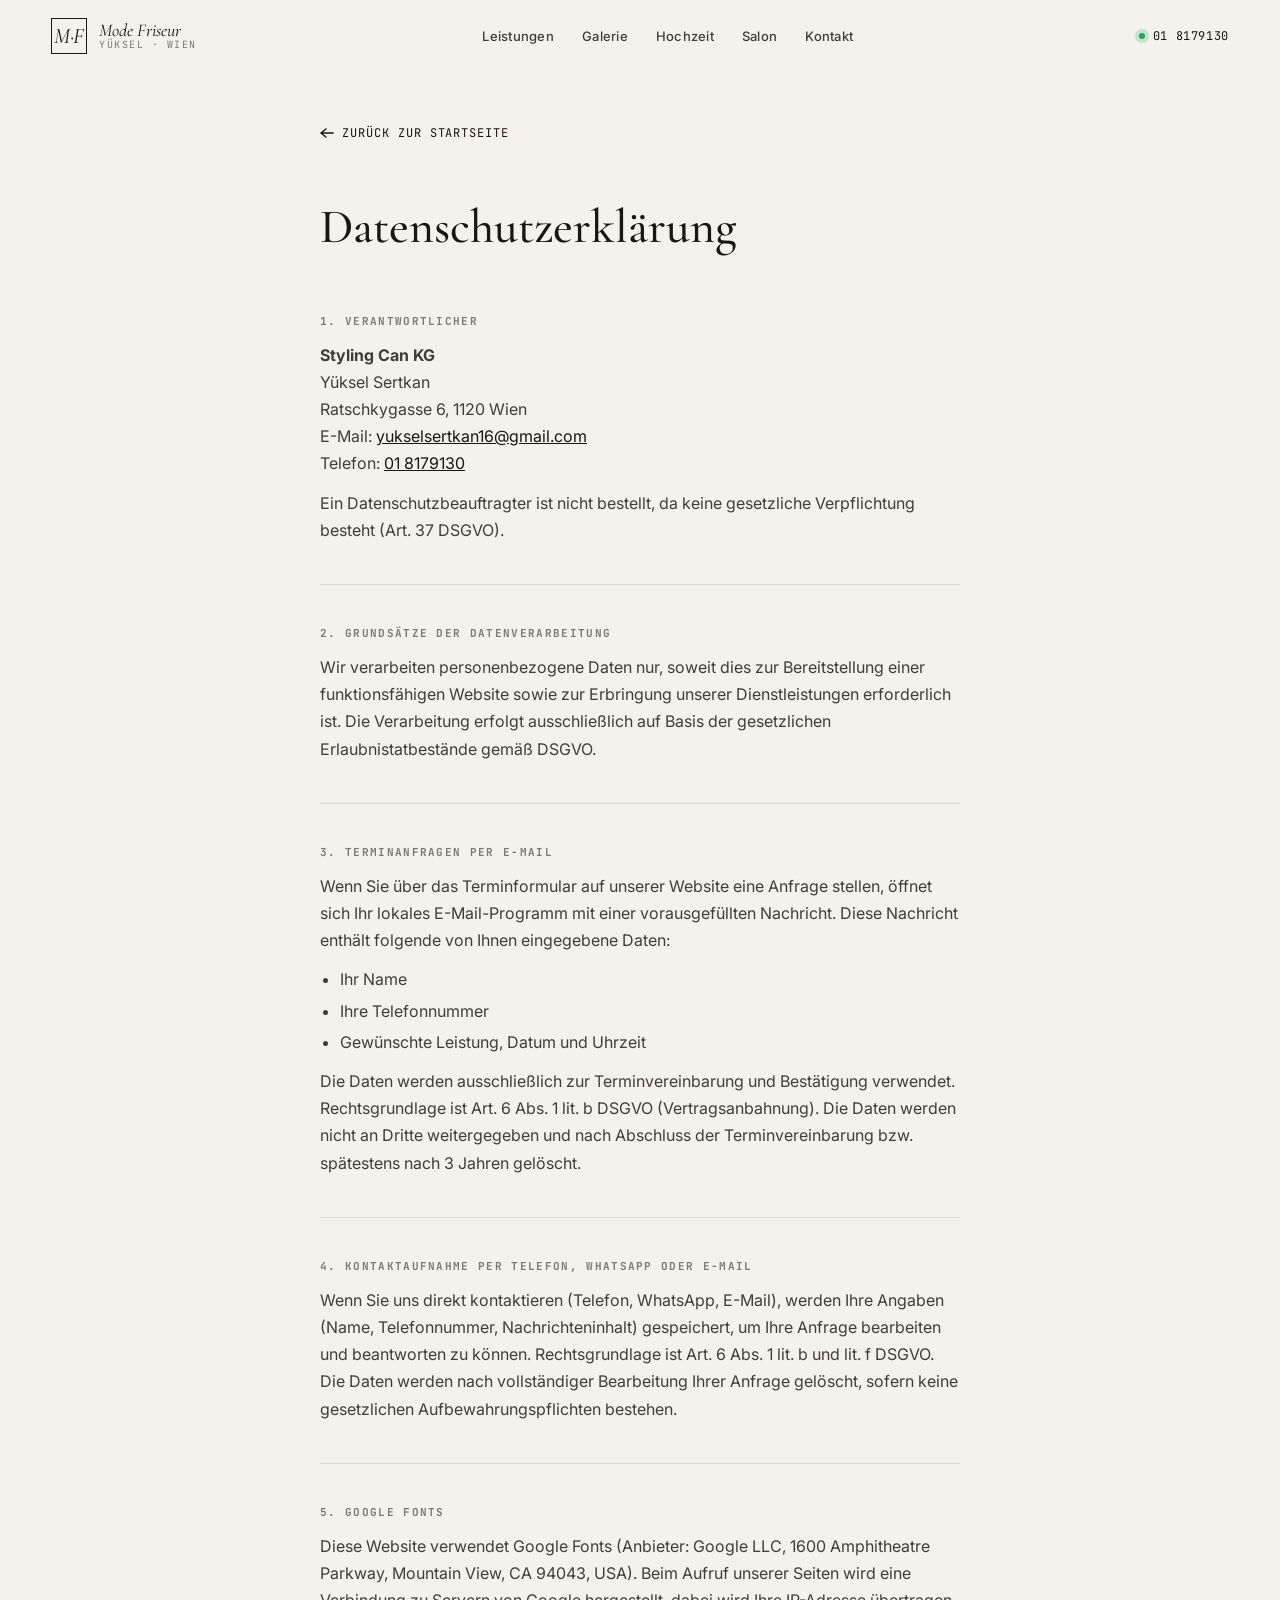
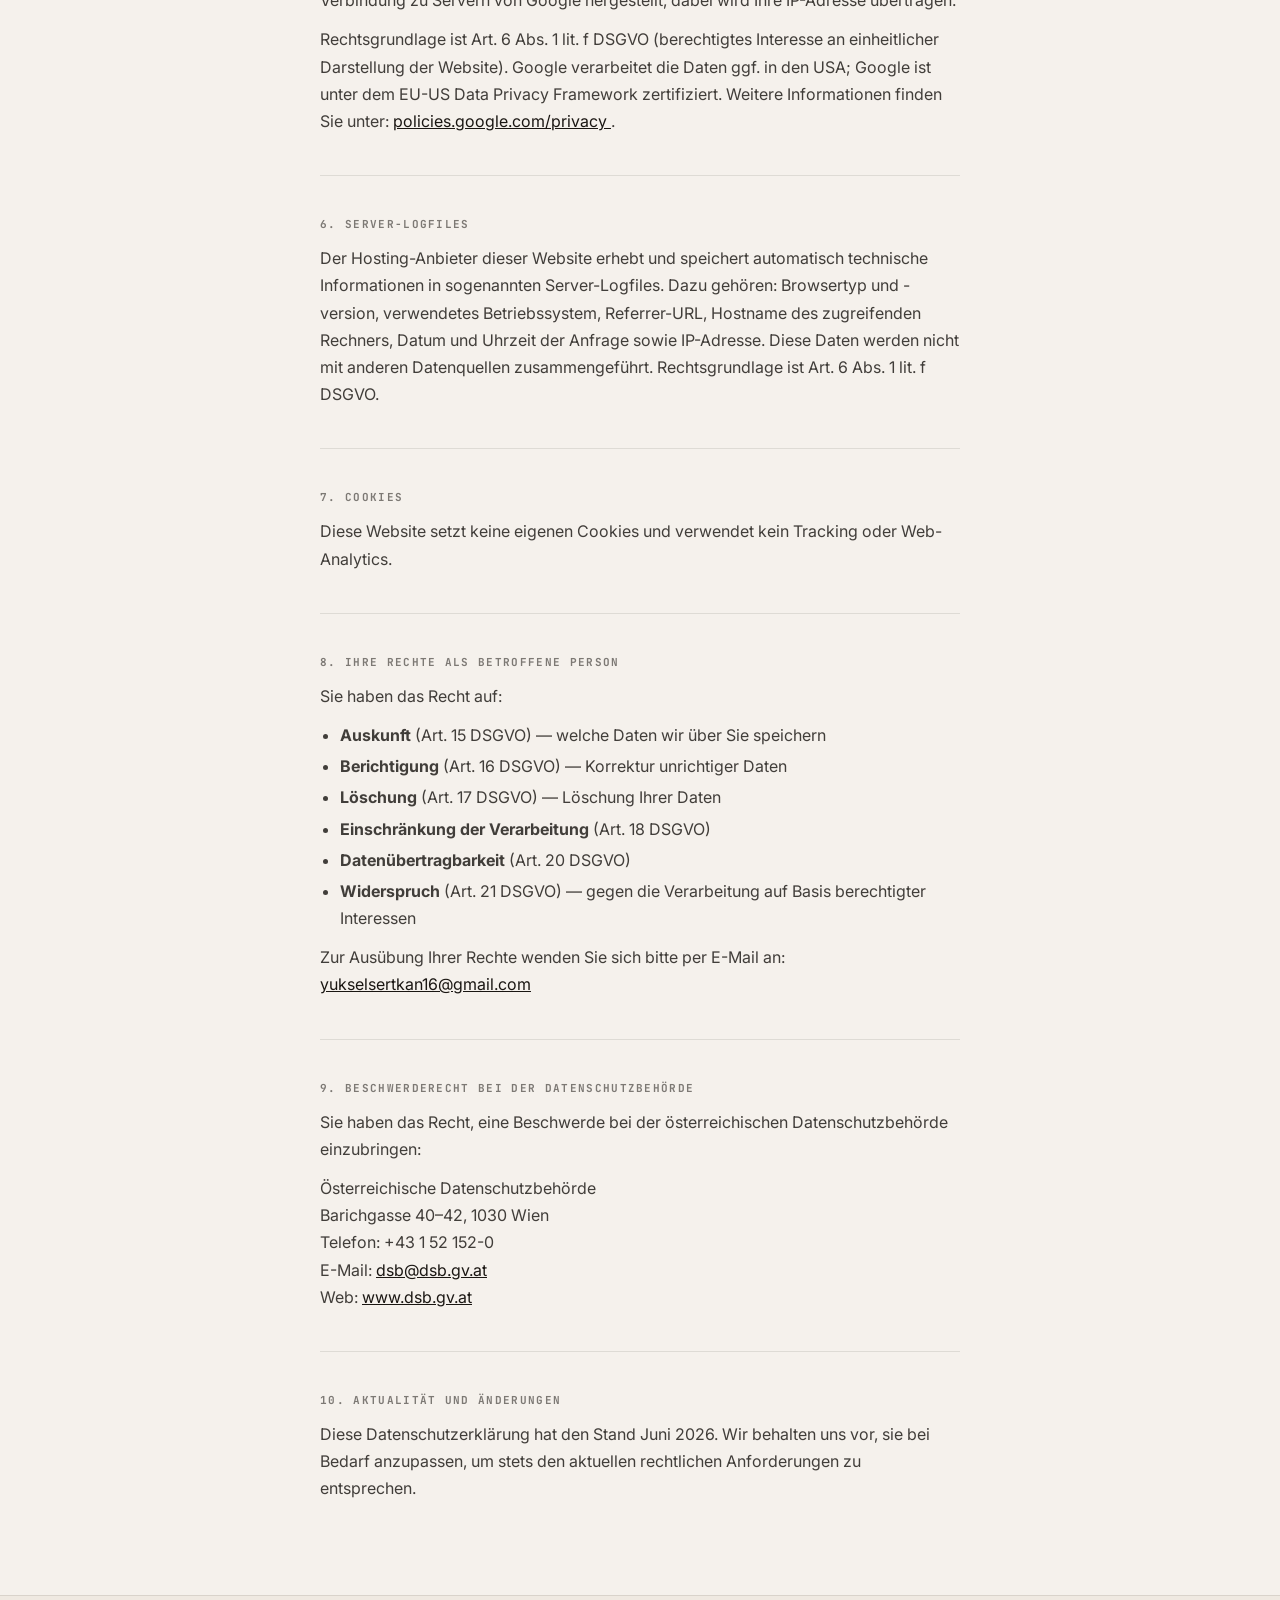
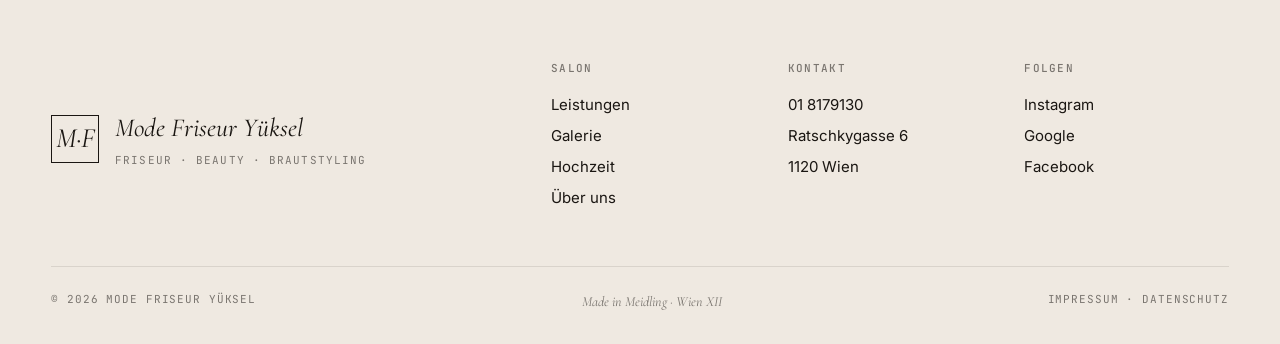
<file: datenschutz.html>
<!doctype html>
<html lang="de">
<head>
  <meta charset="utf-8" />
  <meta name="viewport" content="width=device-width, initial-scale=1" />
  <title>Datenschutzerklärung · Mode Friseur Yüksel</title>
  <meta name="robots" content="noindex, follow" />
  <link rel="preconnect" href="https://fonts.googleapis.com" />
  <link rel="preconnect" href="https://fonts.gstatic.com" crossorigin />
  <link href="https://fonts.googleapis.com/css2?family=Cormorant+Garamond:ital,wght@0,400;0,500;0,600;1,400;1,500&family=Inter:wght@400;500;600&family=JetBrains+Mono:wght@400;500&display=swap" rel="stylesheet" />
  <link rel="stylesheet" href="styles.css" />
  <style>
    .imp-wrap {
      max-width: 720px;
      margin: 0 auto;
      padding: 120px 40px 80px;
    }
    .imp-wrap h1 {
      font-family: 'Cormorant Garamond', serif;
      font-size: clamp(2rem, 5vw, 3rem);
      font-weight: 500;
      margin: 0 0 48px;
    }
    .imp-wrap h2 {
      font-family: 'JetBrains Mono', monospace;
      font-size: 11px;
      letter-spacing: .12em;
      text-transform: uppercase;
      color: var(--ink-50);
      margin: 40px 0 12px;
      padding-top: 40px;
      border-top: 1px solid var(--ink-10);
    }
    .imp-wrap h2:first-of-type { border-top: none; padding-top: 0; }
    .imp-wrap p, .imp-wrap address {
      font-size: 16px;
      line-height: 1.7;
      color: var(--ink-80);
      font-style: normal;
      margin: 0 0 12px;
    }
    .imp-wrap ul {
      font-size: 16px;
      line-height: 1.7;
      color: var(--ink-80);
      margin: 0 0 12px;
      padding-left: 20px;
    }
    .imp-wrap ul li { margin-bottom: 4px; }
    .imp-wrap a { color: var(--ink); }
    .imp-back {
      display: inline-flex; align-items: center; gap: 8px;
      font-family: 'JetBrains Mono', monospace;
      font-size: 12px; letter-spacing: .08em;
      text-transform: uppercase;
      color: var(--ink-50);
      text-decoration: none;
      margin-bottom: 48px;
    }
    .imp-back:hover { color: var(--ink); }
  </style>
</head>
<body>

  <header class="nav" id="nav">
    <div class="nav-inner">
      <a href="index.html" class="brand">
        <span class="brand-mark">M·F</span>
        <span class="brand-name">
          <span class="brand-line-1">Mode Friseur</span>
          <span class="brand-line-2">Yüksel · Wien</span>
        </span>
      </a>
      <nav class="nav-links" aria-label="Hauptnavigation">
        <a href="index.html#services">Leistungen</a>
        <a href="index.html#gallery">Galerie</a>
        <a href="index.html#wedding">Hochzeit</a>
        <a href="index.html#about">Salon</a>
        <a href="index.html#contact">Kontakt</a>
      </nav>
      <div class="nav-cta">
        <a href="tel:+4318179130" class="nav-phone">
          <span class="dot" aria-hidden="true"></span>
          01 8179130
        </a>
      </div>
    </div>
  </header>

  <main>
    <div class="imp-wrap">
      <a href="index.html" class="imp-back">
        <svg width="14" height="10" viewBox="0 0 14 10" fill="none" aria-hidden="true">
          <path d="M13 5H1M6 1L1 5l5 4" stroke="currentColor" stroke-width="1.3" stroke-linecap="square"/>
        </svg>
        Zurück zur Startseite
      </a>

      <h1>Datenschutz&shy;erklärung</h1>

      <!-- Pflichtangaben gem. Art. 13 DSGVO -->

      <h2>1. Verantwortlicher</h2>
      <address>
        <strong>Styling Can KG</strong><br>
        Yüksel Sertkan<br>
        Ratschkygasse 6, 1120 Wien<br>
        E-Mail: <a href="mailto:yukselsertkan16@gmail.com">yukselsertkan16@gmail.com</a><br>
        Telefon: <a href="tel:+4318179130">01 8179130</a>
      </address>
      <p>
        Ein Datenschutzbeauftragter ist nicht bestellt, da keine gesetzliche
        Verpflichtung besteht (Art. 37 DSGVO).
      </p>

      <h2>2. Grundsätze der Datenverarbeitung</h2>
      <p>
        Wir verarbeiten personenbezogene Daten nur, soweit dies zur Bereitstellung
        einer funktionsfähigen Website sowie zur Erbringung unserer Dienstleistungen
        erforderlich ist. Die Verarbeitung erfolgt ausschließlich auf Basis der
        gesetzlichen Erlaubnistatbestände gemäß DSGVO.
      </p>

      <h2>3. Terminanfragen per E-Mail</h2>
      <p>
        Wenn Sie über das Terminformular auf unserer Website eine Anfrage stellen,
        öffnet sich Ihr lokales E-Mail-Programm mit einer vorausgefüllten Nachricht.
        Diese Nachricht enthält folgende von Ihnen eingegebene Daten:
      </p>
      <ul>
        <li>Ihr Name</li>
        <li>Ihre Telefonnummer</li>
        <li>Gewünschte Leistung, Datum und Uhrzeit</li>
      </ul>
      <p>
        Die Daten werden ausschließlich zur Terminvereinbarung und Bestätigung
        verwendet. Rechtsgrundlage ist Art. 6 Abs. 1 lit. b DSGVO
        (Vertragsanbahnung). Die Daten werden nicht an Dritte weitergegeben
        und nach Abschluss der Terminvereinbarung bzw. spätestens nach
        3 Jahren gelöscht.
      </p>

      <h2>4. Kontaktaufnahme per Telefon, WhatsApp oder E-Mail</h2>
      <p>
        Wenn Sie uns direkt kontaktieren (Telefon, WhatsApp, E-Mail), werden
        Ihre Angaben (Name, Telefonnummer, Nachrichteninhalt) gespeichert, um
        Ihre Anfrage bearbeiten und beantworten zu können. Rechtsgrundlage ist
        Art. 6 Abs. 1 lit. b und lit. f DSGVO. Die Daten werden nach
        vollständiger Bearbeitung Ihrer Anfrage gelöscht, sofern keine
        gesetzlichen Aufbewahrungspflichten bestehen.
      </p>

      <h2>5. Google Fonts</h2>
      <p>
        Diese Website verwendet Google Fonts (Anbieter: Google LLC, 1600
        Amphitheatre Parkway, Mountain View, CA 94043, USA). Beim Aufruf
        unserer Seiten wird eine Verbindung zu Servern von Google hergestellt,
        dabei wird Ihre IP-Adresse übertragen.
      </p>
      <p>
        Rechtsgrundlage ist Art. 6 Abs. 1 lit. f DSGVO (berechtigtes Interesse
        an einheitlicher Darstellung der Website). Google verarbeitet die Daten
        ggf. in den USA; Google ist unter dem EU-US Data Privacy Framework
        zertifiziert. Weitere Informationen finden Sie unter:
        <a href="https://policies.google.com/privacy" target="_blank" rel="noopener">
          policies.google.com/privacy
        </a>.
      </p>

      <h2>6. Server-Logfiles</h2>
      <p>
        Der Hosting-Anbieter dieser Website erhebt und speichert automatisch
        technische Informationen in sogenannten Server-Logfiles. Dazu gehören:
        Browsertyp und -version, verwendetes Betriebssystem, Referrer-URL,
        Hostname des zugreifenden Rechners, Datum und Uhrzeit der Anfrage sowie
        IP-Adresse. Diese Daten werden nicht mit anderen Datenquellen
        zusammengeführt. Rechtsgrundlage ist Art. 6 Abs. 1 lit. f DSGVO.
      </p>

      <h2>7. Cookies</h2>
      <p>
        Diese Website setzt keine eigenen Cookies und verwendet kein
        Tracking oder Web-Analytics.
      </p>

      <h2>8. Ihre Rechte als betroffene Person</h2>
      <p>Sie haben das Recht auf:</p>
      <ul>
        <li><strong>Auskunft</strong> (Art. 15 DSGVO) — welche Daten wir über Sie speichern</li>
        <li><strong>Berichtigung</strong> (Art. 16 DSGVO) — Korrektur unrichtiger Daten</li>
        <li><strong>Löschung</strong> (Art. 17 DSGVO) — Löschung Ihrer Daten</li>
        <li><strong>Einschränkung der Verarbeitung</strong> (Art. 18 DSGVO)</li>
        <li><strong>Datenübertragbarkeit</strong> (Art. 20 DSGVO)</li>
        <li><strong>Widerspruch</strong> (Art. 21 DSGVO) — gegen die Verarbeitung auf Basis berechtigter Interessen</li>
      </ul>
      <p>
        Zur Ausübung Ihrer Rechte wenden Sie sich bitte per E-Mail an:
        <a href="mailto:yukselsertkan16@gmail.com">yukselsertkan16@gmail.com</a>
      </p>

      <h2>9. Beschwerderecht bei der Datenschutzbehörde</h2>
      <p>
        Sie haben das Recht, eine Beschwerde bei der österreichischen
        Datenschutzbehörde einzubringen:
      </p>
      <address>
        Österreichische Datenschutzbehörde<br>
        Barichgasse 40–42, 1030 Wien<br>
        Telefon: +43 1 52 152-0<br>
        E-Mail: <a href="mailto:dsb@dsb.gv.at">dsb@dsb.gv.at</a><br>
        Web: <a href="https://www.dsb.gv.at" target="_blank" rel="noopener">www.dsb.gv.at</a>
      </address>

      <h2>10. Aktualität und Änderungen</h2>
      <p>
        Diese Datenschutzerklärung hat den Stand Juni 2026. Wir behalten uns vor,
        sie bei Bedarf anzupassen, um stets den aktuellen rechtlichen Anforderungen
        zu entsprechen.
      </p>
    </div>
  </main>

  <footer class="footer">
    <div class="footer-top">
      <div class="footer-brand">
        <span class="brand-mark brand-mark-lg">M·F</span>
        <div>
          <div class="footer-brand-name">Mode Friseur Yüksel</div>
          <div class="footer-brand-meta">Friseur · Beauty · Brautstyling</div>
        </div>
      </div>
      <div class="footer-cols">
        <div>
          <h5>Salon</h5>
          <a href="index.html#services">Leistungen</a>
          <a href="index.html#gallery">Galerie</a>
          <a href="index.html#wedding">Hochzeit</a>
          <a href="index.html#about">Über uns</a>
        </div>
        <div>
          <h5>Kontakt</h5>
          <a href="tel:+4318179130">01 8179130</a>
          <span>Ratschkygasse 6</span>
          <span>1120 Wien</span>
        </div>
        <div>
          <h5>Folgen</h5>
          <a href="https://www.instagram.com/modefriseuryuksel/" target="_blank" rel="noopener">Instagram</a>
          <a href="https://maps.app.goo.gl/v8R8YzjvkRdKoSU5A" target="_blank" rel="noopener">Google</a>
          <a href="https://www.facebook.com/yukselsertkann/" target="_blank" rel="noopener">Facebook</a>
        </div>
      </div>
    </div>
    <div class="footer-bottom">
      <span>© 2026 Mode Friseur Yüksel</span>
      <span class="footer-line">Made in Meidling · Wien XII</span>
      <span><a href="impressum.html">Impressum</a> · <a href="datenschutz.html">Datenschutz</a></span>
    </div>
  </footer>

  <script>
    const nav = document.getElementById('nav');
    window.addEventListener('scroll', () => {
      nav.classList.toggle('is-scrolled', window.scrollY > 40);
    }, { passive: true });
  </script>
</body>
</html>
</file>
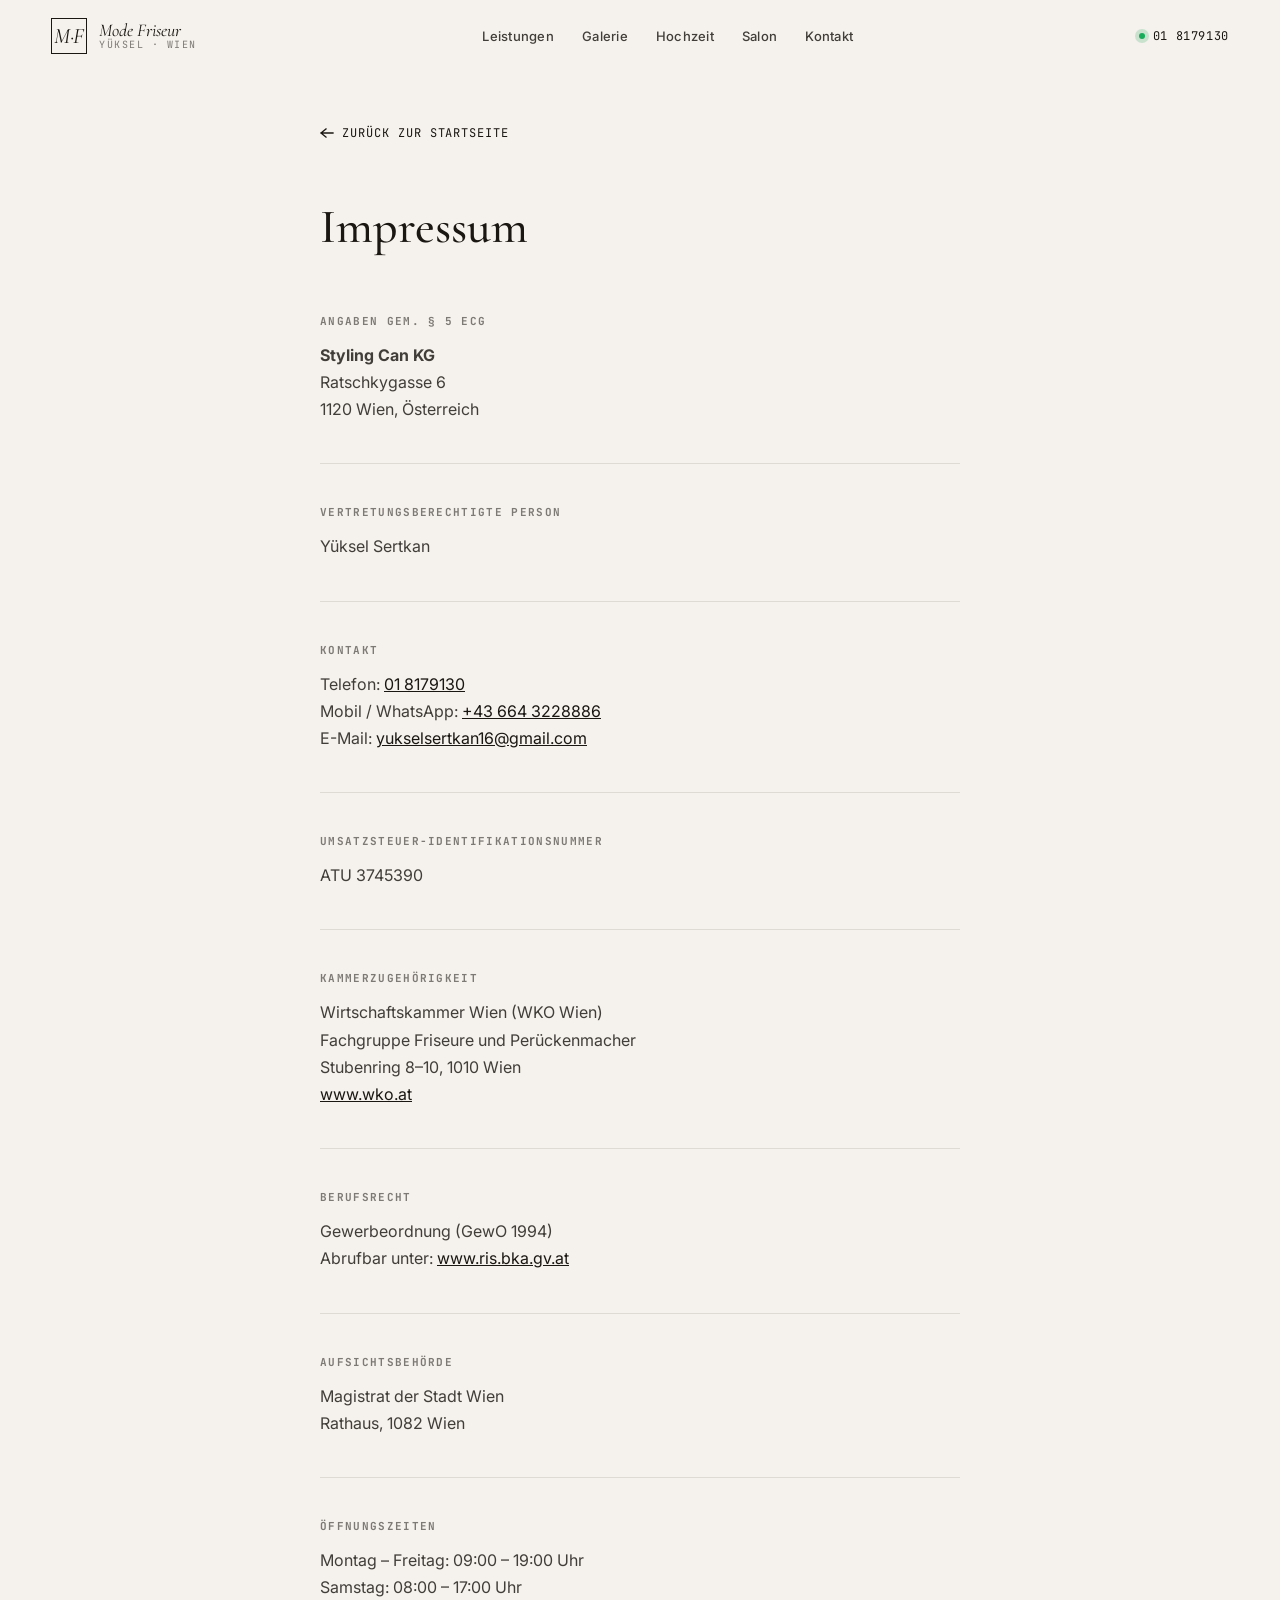
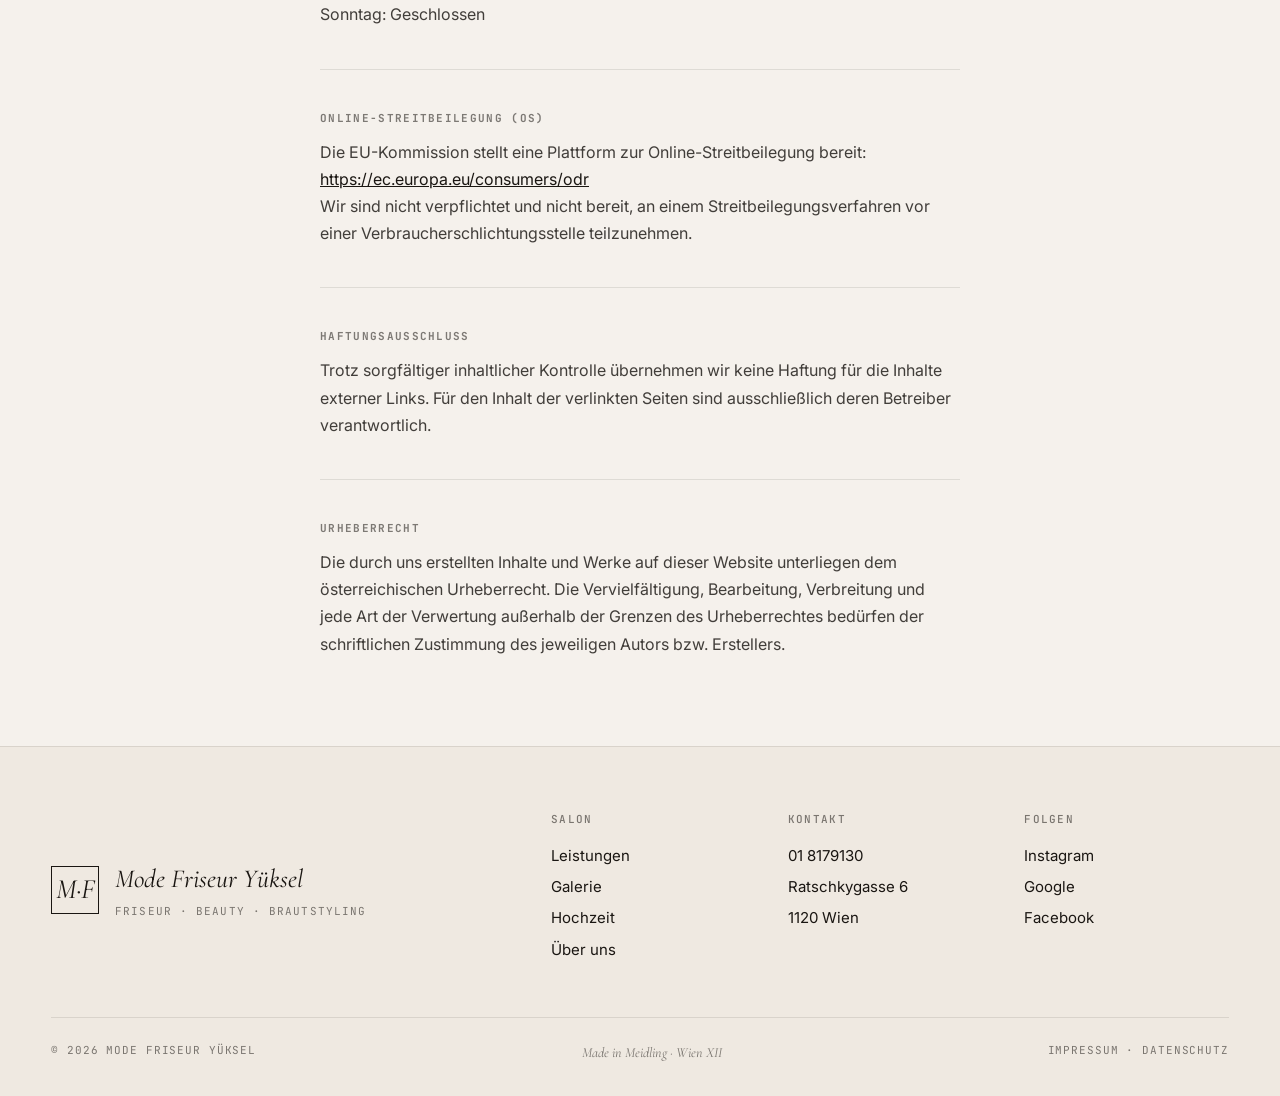
<file: impressum.html>
<!doctype html>
<html lang="de">
<head>
  <meta charset="utf-8" />
  <meta name="viewport" content="width=device-width, initial-scale=1" />
  <title>Impressum · Mode Friseur Yüksel</title>
  <meta name="robots" content="noindex, follow" />
  <link rel="preconnect" href="https://fonts.googleapis.com" />
  <link rel="preconnect" href="https://fonts.gstatic.com" crossorigin />
  <link href="https://fonts.googleapis.com/css2?family=Cormorant+Garamond:ital,wght@0,400;0,500;0,600;1,400;1,500&family=Inter:wght@400;500;600&family=JetBrains+Mono:wght@400;500&display=swap" rel="stylesheet" />
  <link rel="stylesheet" href="styles.css" />
  <style>
    .imp-wrap {
      max-width: 720px;
      margin: 0 auto;
      padding: 120px 40px 80px;
    }
    .imp-wrap h1 {
      font-family: 'Cormorant Garamond', serif;
      font-size: clamp(2rem, 5vw, 3rem);
      font-weight: 500;
      margin: 0 0 48px;
    }
    .imp-wrap h2 {
      font-family: 'JetBrains Mono', monospace;
      font-size: 11px;
      letter-spacing: .12em;
      text-transform: uppercase;
      color: var(--ink-50);
      margin: 40px 0 12px;
      padding-top: 40px;
      border-top: 1px solid var(--ink-10);
    }
    .imp-wrap h2:first-of-type { border-top: none; padding-top: 0; }
    .imp-wrap p, .imp-wrap address {
      font-size: 16px;
      line-height: 1.7;
      color: var(--ink-80);
      font-style: normal;
      margin: 0 0 8px;
    }
    .imp-wrap a { color: var(--ink); }
    .imp-back {
      display: inline-flex; align-items: center; gap: 8px;
      font-family: 'JetBrains Mono', monospace;
      font-size: 12px; letter-spacing: .08em;
      text-transform: uppercase;
      color: var(--ink-50);
      text-decoration: none;
      margin-bottom: 48px;
    }
    .imp-back:hover { color: var(--ink); }
  </style>
</head>
<body>

  <header class="nav" id="nav">
    <div class="nav-inner">
      <a href="index.html" class="brand">
        <span class="brand-mark">M·F</span>
        <span class="brand-name">
          <span class="brand-line-1">Mode Friseur</span>
          <span class="brand-line-2">Yüksel · Wien</span>
        </span>
      </a>
      <nav class="nav-links" aria-label="Hauptnavigation">
        <a href="index.html#services">Leistungen</a>
        <a href="index.html#gallery">Galerie</a>
        <a href="index.html#wedding">Hochzeit</a>
        <a href="index.html#about">Salon</a>
        <a href="index.html#contact">Kontakt</a>
      </nav>
      <div class="nav-cta">
        <a href="tel:+4318179130" class="nav-phone">
          <span class="dot" aria-hidden="true"></span>
          01 8179130
        </a>
      </div>
    </div>
  </header>

  <main>
    <div class="imp-wrap">
      <a href="index.html" class="imp-back">
        <svg width="14" height="10" viewBox="0 0 14 10" fill="none" aria-hidden="true">
          <path d="M13 5H1M6 1L1 5l5 4" stroke="currentColor" stroke-width="1.3" stroke-linecap="square"/>
        </svg>
        Zurück zur Startseite
      </a>

      <h1>Impressum</h1>

      <!-- Pflichtangaben gem. § 5 ECG (E-Commerce-Gesetz) -->

      <h2>Angaben gem. § 5 ECG</h2>
      <address>
        <strong>Styling Can KG</strong><br>
        Ratschkygasse 6<br>
        1120 Wien, Österreich
      </address>

      <h2>Vertretungsberechtigte Person</h2>
      <p>Yüksel Sertkan</p>

      <h2>Kontakt</h2>
      <p>
        Telefon: <a href="tel:+4318179130">01 8179130</a><br>
        Mobil / WhatsApp: <a href="tel:+436643228886">+43 664 3228886</a><br>
        E-Mail: <a href="mailto:yukselsertkan16@gmail.com">yukselsertkan16@gmail.com</a>
      </p>

      <h2>Umsatzsteuer-Identifikationsnummer</h2>
      <p>ATU 3745390</p>

      <h2>Kammerzugehörigkeit</h2>
      <p>
        Wirtschaftskammer Wien (WKO Wien)<br>
        Fachgruppe Friseure und Perückenmacher<br>
        Stubenring 8–10, 1010 Wien<br>
        <a href="https://www.wko.at" target="_blank" rel="noopener">www.wko.at</a>
      </p>

      <h2>Berufsrecht</h2>
      <p>
        Gewerbeordnung (GewO 1994)<br>
        Abrufbar unter: <a href="https://www.ris.bka.gv.at" target="_blank" rel="noopener">www.ris.bka.gv.at</a>
      </p>

      <h2>Aufsichtsbehörde</h2>
      <p>
        Magistrat der Stadt Wien<br>
        Rathaus, 1082 Wien
      </p>

      <h2>Öffnungszeiten</h2>
      <p>
        Montag – Freitag: 09:00 – 19:00 Uhr<br>
        Samstag: 08:00 – 17:00 Uhr<br>
        Sonntag: Geschlossen
      </p>

      <h2>Online-Streitbeilegung (OS)</h2>
      <p>
        Die EU-Kommission stellt eine Plattform zur Online-Streitbeilegung bereit:<br>
        <a href="https://ec.europa.eu/consumers/odr" target="_blank" rel="noopener">https://ec.europa.eu/consumers/odr</a><br>
        Wir sind nicht verpflichtet und nicht bereit, an einem Streitbeilegungsverfahren
        vor einer Verbraucherschlichtungsstelle teilzunehmen.
      </p>

      <h2>Haftungsausschluss</h2>
      <p>
        Trotz sorgfältiger inhaltlicher Kontrolle übernehmen wir keine Haftung
        für die Inhalte externer Links. Für den Inhalt der verlinkten Seiten
        sind ausschließlich deren Betreiber verantwortlich.
      </p>

      <h2>Urheberrecht</h2>
      <p>
        Die durch uns erstellten Inhalte und Werke auf dieser Website unterliegen
        dem österreichischen Urheberrecht. Die Vervielfältigung, Bearbeitung,
        Verbreitung und jede Art der Verwertung außerhalb der Grenzen des
        Urheberrechtes bedürfen der schriftlichen Zustimmung des jeweiligen
        Autors bzw. Erstellers.
      </p>
    </div>
  </main>

  <footer class="footer">
    <div class="footer-top">
      <div class="footer-brand">
        <span class="brand-mark brand-mark-lg">M·F</span>
        <div>
          <div class="footer-brand-name">Mode Friseur Yüksel</div>
          <div class="footer-brand-meta">Friseur · Beauty · Brautstyling</div>
        </div>
      </div>
      <div class="footer-cols">
        <div>
          <h5>Salon</h5>
          <a href="index.html#services">Leistungen</a>
          <a href="index.html#gallery">Galerie</a>
          <a href="index.html#wedding">Hochzeit</a>
          <a href="index.html#about">Über uns</a>
        </div>
        <div>
          <h5>Kontakt</h5>
          <a href="tel:+4318179130">01 8179130</a>
          <span>Ratschkygasse 6</span>
          <span>1120 Wien</span>
        </div>
        <div>
          <h5>Folgen</h5>
          <a href="https://www.instagram.com/modefriseuryuksel/" target="_blank" rel="noopener">Instagram</a>
          <a href="https://maps.app.goo.gl/v8R8YzjvkRdKoSU5A" target="_blank" rel="noopener">Google</a>
          <a href="https://www.facebook.com/yukselsertkann/" target="_blank" rel="noopener">Facebook</a>
        </div>
      </div>
    </div>
    <div class="footer-bottom">
      <span>© 2026 Mode Friseur Yüksel</span>
      <span class="footer-line">Made in Meidling · Wien XII</span>
      <span><a href="impressum.html">Impressum</a> · <a href="datenschutz.html">Datenschutz</a></span>
    </div>
  </footer>

  <script>
    const nav = document.getElementById('nav');
    window.addEventListener('scroll', () => {
      nav.classList.toggle('is-scrolled', window.scrollY > 40);
    }, { passive: true });
  </script>
</body>
</html>
</file>
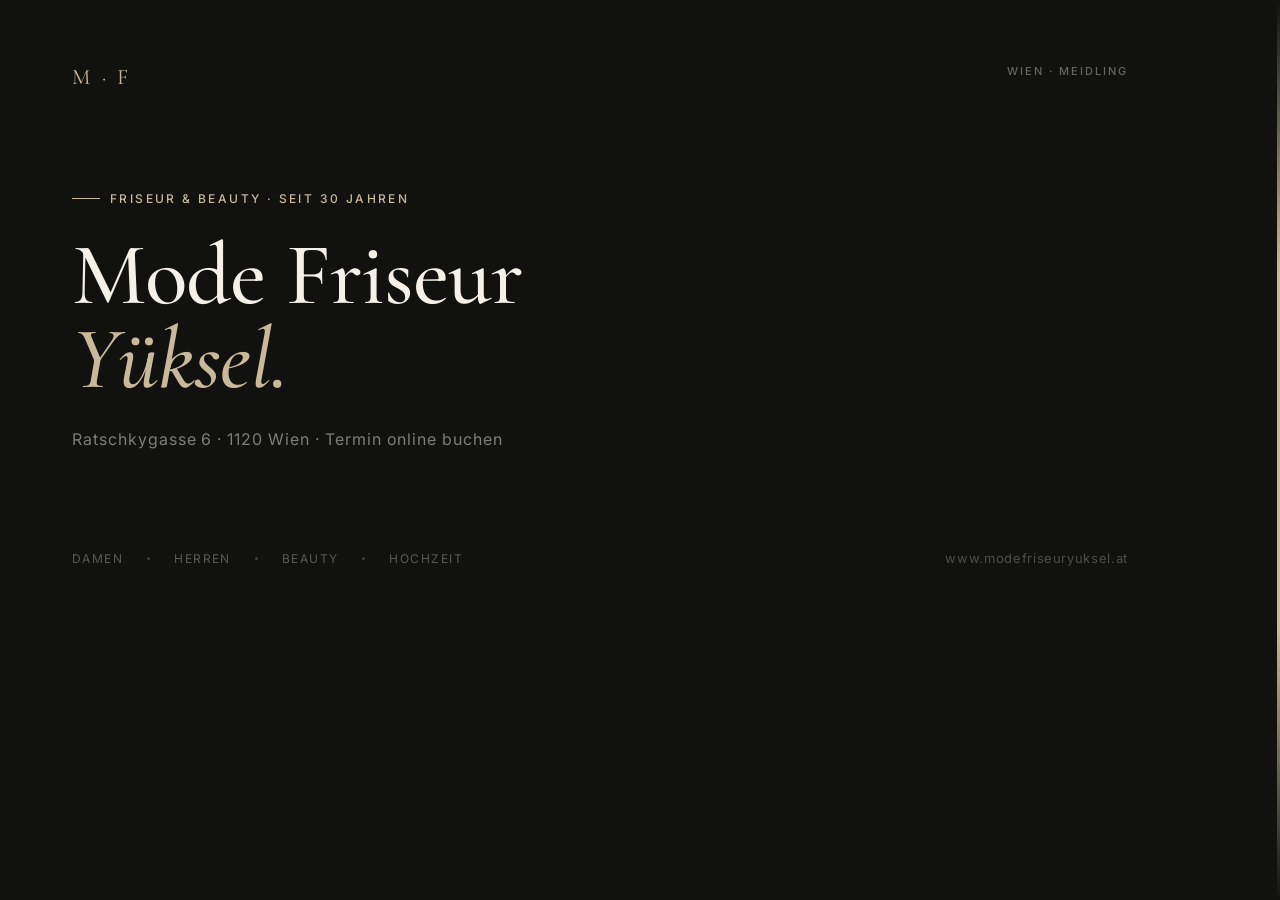
<file: og-preview.html>
<!doctype html>
<html>
<head>
<meta charset="utf-8"/>
<link href="https://fonts.googleapis.com/css2?family=Cormorant+Garamond:ital,wght@0,400;0,500;0,600;1,400;1,500&family=Inter:wght@400;500&display=swap" rel="stylesheet"/>
<style>
  * { margin: 0; padding: 0; box-sizing: border-box; }
  html, body { width: 1200px; height: 630px; overflow: hidden; }
  body {
    background: #111110;
    display: flex;
    flex-direction: column;
    justify-content: space-between;
    padding: 64px 72px;
    font-family: 'Inter', sans-serif;
  }

  /* Top row */
  .top {
    display: flex;
    justify-content: space-between;
    align-items: flex-start;
  }
  .monogram {
    font-family: 'Cormorant Garamond', serif;
    font-size: 22px;
    font-weight: 400;
    letter-spacing: 0.15em;
    color: #c8b99a;
  }
  .tagline {
    font-size: 11px;
    font-weight: 500;
    letter-spacing: 0.18em;
    text-transform: uppercase;
    color: rgba(255,255,255,0.35);
  }

  /* Center */
  .center {
    flex: 1;
    display: flex;
    flex-direction: column;
    justify-content: center;
    padding: 20px 0;
  }
  .eyebrow {
    font-size: 12px;
    font-weight: 500;
    letter-spacing: 0.2em;
    text-transform: uppercase;
    color: #c8b99a;
    margin-bottom: 28px;
    display: flex;
    align-items: center;
    gap: 10px;
  }
  .eyebrow::before {
    content: '';
    display: block;
    width: 28px;
    height: 1px;
    background: #c8b99a;
  }
  h1 {
    font-family: 'Cormorant Garamond', serif;
    font-size: 88px;
    font-weight: 500;
    line-height: 0.95;
    color: #f5f0e8;
    letter-spacing: -0.01em;
  }
  h1 em {
    font-style: italic;
    color: #c8b99a;
  }
  .sub {
    margin-top: 28px;
    font-size: 16px;
    font-weight: 400;
    color: rgba(255,255,255,0.45);
    letter-spacing: 0.06em;
  }

  /* Bottom */
  .bottom {
    display: flex;
    justify-content: space-between;
    align-items: flex-end;
  }
  .services {
    display: flex;
    gap: 24px;
    align-items: center;
  }
  .services span {
    font-size: 12px;
    font-weight: 400;
    letter-spacing: 0.12em;
    text-transform: uppercase;
    color: rgba(255,255,255,0.3);
  }
  .dot {
    width: 3px;
    height: 3px;
    border-radius: 50%;
    background: rgba(255,255,255,0.2);
    display: inline-block;
  }
  .url {
    font-size: 13px;
    font-weight: 400;
    color: rgba(255,255,255,0.25);
    letter-spacing: 0.05em;
  }

  /* Decorative line */
  .deco-line {
    position: absolute;
    right: 0;
    top: 0;
    width: 3px;
    height: 100%;
    background: linear-gradient(to bottom, transparent, #c8b99a 30%, #c8b99a 70%, transparent);
  }
</style>
</head>
<body>
  <div class="deco-line"></div>

  <div class="top">
    <div class="monogram">M · F</div>
    <div class="tagline">Wien · Meidling</div>
  </div>

  <div class="center">
    <div class="eyebrow">Friseur &amp; Beauty · Seit 30 Jahren</div>
    <h1>Mode Friseur<br><em>Yüksel.</em></h1>
    <div class="sub">Ratschkygasse 6 · 1120 Wien · Termin online buchen</div>
  </div>

  <div class="bottom">
    <div class="services">
      <span>Damen</span>
      <span class="dot"></span>
      <span>Herren</span>
      <span class="dot"></span>
      <span>Beauty</span>
      <span class="dot"></span>
      <span>Hochzeit</span>
    </div>
    <div class="url">www.modefriseuryuksel.at</div>
  </div>
</body>
</html>
</file>
<file: styles.css>
/* ── Mode Friseur Yüksel · Editorial salon site ───────────────────────────── */

:root {
  --paper:      #F5F1EC;
  --paper-2:    #EFE9E1;
  --ink:        #1A1612;
  --ink-80:     rgba(26,22,18,0.82);
  --ink-50:     rgba(26,22,18,0.55);
  --ink-30:     rgba(26,22,18,0.22);
  --ink-10:     rgba(26,22,18,0.10);
  --accent-soft:#E8DDCD;
  --accent:     #C9B8A4;
  --accent-deep:#8B7860;
  --font-display: "Cormorant Garamond", "Times New Roman", serif;
  --font-body:    "Inter", -apple-system, BlinkMacSystemFont, sans-serif;
  --font-mono:    "JetBrains Mono", "IBM Plex Mono", ui-monospace, monospace;

  --max: 1320px;
  --gutter: clamp(20px, 4vw, 56px);
}

* { box-sizing: border-box; }
html, body { margin: 0; padding: 0; }
html { scroll-behavior: smooth; }
body {
  font-family: var(--font-body);
  background: var(--paper);
  color: var(--ink);
  font-size: 16px;
  line-height: 1.55;
  -webkit-font-smoothing: antialiased;
  text-rendering: optimizeLegibility;
}
img { max-width: 100%; display: block; }
a { color: inherit; }
button { font-family: inherit; cursor: pointer; }

/* ── Type primitives ────────────────────────────────────────────────────── */
.eyebrow {
  font-family: var(--font-mono);
  font-size: 11px;
  letter-spacing: 0.18em;
  text-transform: uppercase;
  color: var(--ink-80);
  display: inline-flex;
  align-items: center;
  gap: 8px;
}
.eyebrow-dot {
  width: 6px; height: 6px; background: var(--accent-deep); border-radius: 50%;
}
.rule {
  display: inline-block;
  width: 28px; height: 1px;
  background: currentColor;
  opacity: 0.4;
  vertical-align: middle;
}
.display {
  font-family: var(--font-display);
  font-weight: 500;
  font-size: clamp(48px, 7.4vw, 124px);
  line-height: 0.96;
  letter-spacing: -0.02em;
  margin: 0;
  text-wrap: balance;
}
.display-italic {
  font-style: italic;
  font-weight: 400;
  color: var(--accent-deep);
}

.section-title {
  font-family: var(--font-display);
  font-weight: 500;
  font-size: clamp(40px, 5.4vw, 88px);
  line-height: 0.98;
  letter-spacing: -0.015em;
  margin: 16px 0 0;
  text-wrap: balance;
}
.section-lede {
  font-size: 18px;
  line-height: 1.55;
  color: var(--ink-80);
  max-width: 56ch;
  margin: 22px 0 0;
}

/* ── Buttons ────────────────────────────────────────────────────────────── */
.btn {
  display: inline-flex;
  align-items: center;
  gap: 10px;
  padding: 14px 22px;
  border: 1px solid transparent;
  background: transparent;
  font-family: var(--font-body);
  font-size: 14px;
  font-weight: 500;
  letter-spacing: 0.02em;
  text-decoration: none;
  border-radius: 0;
  transition: all .25s ease;
  white-space: nowrap;
}
.btn-sm { padding: 10px 16px; font-size: 13px; }
.btn-dark {
  background: var(--ink);
  color: var(--paper);
  border-color: var(--ink);
}
.btn-dark:hover:not(:disabled) {
  background: transparent;
  color: var(--ink);
  transform: translateY(-1px);
}
.btn-ghost {
  border-color: var(--ink-30);
  color: var(--ink);
}
.btn-ghost:hover:not(:disabled) {
  background: var(--ink);
  color: var(--paper);
  border-color: var(--ink);
}
.btn:disabled { opacity: 0.4; cursor: not-allowed; }

.link-arrow {
  display: inline-flex;
  align-items: center;
  gap: 8px;
  background: none;
  border: none;
  padding: 0;
  font-family: var(--font-body);
  font-size: 13px;
  font-weight: 500;
  letter-spacing: 0.03em;
  text-transform: uppercase;
  color: var(--ink);
  border-bottom: 1px solid var(--ink-30);
  padding-bottom: 4px;
  transition: gap .25s ease, border-color .25s ease;
}
.link-arrow:hover { gap: 14px; border-color: var(--ink); }

/* ── Nav ────────────────────────────────────────────────────────────────── */
.nav {
  position: fixed; top: 0; left: 0; right: 0; z-index: 50;
  transition: background .3s ease, border-color .3s ease;
  border-bottom: 1px solid transparent;
}
.nav.is-scrolled {
  background: rgba(245,241,236,0.92);
  backdrop-filter: blur(12px);
  -webkit-backdrop-filter: blur(12px);
  border-bottom-color: var(--ink-10);
}
.nav-inner {
  max-width: var(--max);
  margin: 0 auto;
  padding: 18px var(--gutter);
  display: grid;
  grid-template-columns: auto 1fr auto;
  align-items: center;
  gap: 32px;
}
.brand {
  display: flex;
  align-items: center;
  gap: 12px;
  text-decoration: none;
  color: var(--ink);
}
.brand-mark {
  font-family: var(--font-display);
  font-style: italic;
  font-size: 22px;
  width: 36px; height: 36px;
  display: grid; place-items: center;
  border: 1px solid var(--ink);
  letter-spacing: -0.02em;
}
.brand-mark-lg { width: 48px; height: 48px; font-size: 28px; }
.brand-name { display: flex; flex-direction: column; line-height: 1.05; min-width: 0; }
.brand-line-1 {
  font-family: var(--font-display); font-style: italic; font-size: 18px;
  white-space: nowrap;
}
.brand-line-2 {
  font-family: var(--font-mono);
  font-size: 10px;
  letter-spacing: 0.15em;
  text-transform: uppercase;
  color: var(--ink-50);
  white-space: nowrap;
}
.nav-links {
  display: flex;
  justify-content: center;
  gap: 28px;
}
.nav-links a {
  font-size: 13px;
  font-weight: 500;
  letter-spacing: 0.02em;
  text-decoration: none;
  color: var(--ink-80);
  position: relative;
  padding: 4px 0;
}
.nav-links a:hover { color: var(--ink); }
.nav-links a::after {
  content: '';
  position: absolute; left: 0; right: 0; bottom: -2px;
  height: 1px; background: var(--ink);
  transform: scaleX(0); transform-origin: left;
  transition: transform .3s ease;
}
.nav-links a:hover::after { transform: scaleX(1); }

.nav-cta {
  display: flex; align-items: center; gap: 16px;
}
.nav-phone {
  font-family: var(--font-mono);
  font-size: 12px;
  letter-spacing: 0.05em;
  text-decoration: none;
  color: var(--ink);
  display: flex; align-items: center; gap: 8px;
}
.nav-phone .dot {
  width: 6px; height: 6px; border-radius: 50%;
  background: #1aab5a; box-shadow: 0 0 0 4px rgba(26,171,90,0.2);
}
.nav-burger {
  display: none;
  width: 40px; height: 40px;
  background: none; border: 1px solid var(--ink-30);
  flex-direction: column; gap: 5px; align-items: center; justify-content: center;
}
.nav-burger span {
  display: block; width: 18px; height: 1px; background: var(--ink);
}
.nav-mobile {
  position: absolute; top: 100%; left: 0; right: 0;
  background: var(--paper);
  border-bottom: 1px solid var(--ink-10);
  padding: 16px var(--gutter) 20px;
  display: flex; flex-direction: column; gap: 12px;
}
.nav-mobile a {
  font-family: var(--font-display); font-size: 22px; font-style: italic;
  color: var(--ink); text-decoration: none;
}
.nav-mobile .btn { align-self: flex-start; margin-top: 4px; }

/* ── Hero ───────────────────────────────────────────────────────────────── */
.hero {
  padding: 120px var(--gutter) 0;
  max-width: var(--max);
  margin: 0 auto;
  position: relative;
}
.hero-grid {
  display: grid;
  grid-template-columns: 1.1fr 1fr;
  gap: 56px;
  align-items: end;
  padding-top: 40px;
  padding-bottom: 80px;
  min-height: calc(100vh - 120px);
}
.hero-copy { padding-bottom: 40px; }
.hero-copy .display { margin-top: 20px; }
.hero-slogan {
  font-family: var(--font-serif);
  font-style: italic;
  font-size: 20px;
  color: var(--gold);
  margin: 20px 0 4px;
  letter-spacing: .01em;
}
.hero-sub {
  font-size: 19px;
  line-height: 1.5;
  max-width: 42ch;
  color: var(--ink-80);
  margin: 16px 0 36px;
  text-wrap: pretty;
}
.hero-ctas {
  display: flex; gap: 12px; flex-wrap: wrap;
}
.hero-meta {
  list-style: none; padding: 0; margin: 48px 0 0;
  display: flex; gap: 32px; flex-wrap: wrap;
  font-family: var(--font-mono);
  font-size: 12px;
  color: var(--ink-50);
  letter-spacing: 0.05em;
  border-top: 1px solid var(--ink-10);
  padding-top: 20px;
}
.hero-meta strong { color: var(--ink); font-weight: 600; }

.hero-media {
  position: relative;
  display: grid;
  grid-template-columns: 1fr 0.6fr;
  gap: 16px;
  height: 100%;
  align-items: end;
}
.hero-figure-main {
  margin: 0;
  position: relative;
  grid-column: 1 / span 2;
  aspect-ratio: 4 / 5;
  overflow: hidden;
  background: var(--paper-2);
}
.hero-figure-main img,
.hero-figure-main video { width: 100%; height: 100%; object-fit: cover; object-position: 50% 20%; display: block; }
.hero-figure-main figcaption {
  position: absolute; left: 16px; bottom: 16px; right: 16px;
  display: flex; align-items: center; gap: 12px;
  background: rgba(245,241,236,0.92);
  backdrop-filter: blur(8px);
  padding: 10px 14px;
  font-family: var(--font-mono);
  font-size: 11px;
  letter-spacing: 0.08em;
  text-transform: uppercase;
}
.cap-num { color: var(--accent-deep); font-weight: 600; }
.cap-text { color: var(--ink-80); }

.hero-figure-side {
  display: none;
}

.hero-stat {
  position: absolute;
  top: 80px; right: -8px;
  background: var(--ink);
  color: var(--paper);
  padding: 22px 24px;
  text-align: right;
  z-index: 2;
}
.hero-stat-num {
  font-family: var(--font-display);
  font-size: 64px;
  line-height: 1;
  font-weight: 500;
}
.hero-stat-num span { color: var(--accent); font-style: italic; }
.hero-stat-label {
  font-family: var(--font-mono);
  font-size: 10px;
  letter-spacing: 0.15em;
  text-transform: uppercase;
  margin-top: 6px;
  color: var(--accent);
}

/* Ticker */
.ticker {
  margin: 0 calc(-1 * var(--gutter));
  padding: 22px 0;
  border-top: 1px solid var(--ink-10);
  border-bottom: 1px solid var(--ink-10);
  overflow: hidden;
}
.no-ticker .ticker { display: none; }
.ticker-track {
  display: flex;
  gap: 32px;
  white-space: nowrap;
  animation: tick 60s linear infinite;
  width: fit-content;
}
.ticker-row {
  display: inline-flex;
  align-items: center;
  gap: 32px;
  font-family: var(--font-display);
  font-style: italic;
  font-size: 32px;
  color: var(--ink);
}
.ticker-row em { font-style: italic; }
@keyframes tick {
  from { transform: translateX(0); }
  to   { transform: translateX(-50%); }
}

/* ── Sections ───────────────────────────────────────────────────────────── */
.section {
  max-width: var(--max);
  margin: 0 auto;
  padding: 120px var(--gutter);
}
.section-head { max-width: 760px; }
.section-head-row {
  max-width: none;
  display: grid;
  grid-template-columns: 1fr 1fr;
  gap: 56px;
  align-items: end;
}
.section-lede-side {
  margin: 0;
  padding-bottom: 12px;
}

/* ── Services ───────────────────────────────────────────────────────────── */
.service-grid {
  margin-top: 64px;
  display: grid;
  grid-template-columns: repeat(2, 1fr);
  gap: 64px 48px;
}
.service-card {
  display: grid;
  grid-template-columns: 200px 1fr;
  gap: 28px;
  align-items: start;
}
.service-card.is-accent { grid-column: 1 / -1; grid-template-columns: 320px 1fr; gap: 48px; }
.service-card.is-accent .service-media { aspect-ratio: 4 / 5; }
.service-card.is-accent .service-title { font-size: clamp(48px, 4.5vw, 72px); }
.service-card.is-accent { background: var(--accent-soft); padding: 32px; }

.service-media {
  aspect-ratio: 4 / 5;
  overflow: hidden;
  background: var(--paper-2);
}
.service-media img {
  width: 100%; height: 100%; object-fit: cover;
  transition: transform .8s ease;
}
.service-card:hover .service-media img { transform: scale(1.04); }

.service-num {
  font-family: var(--font-mono);
  font-size: 11px;
  letter-spacing: 0.15em;
  color: var(--accent-deep);
  margin-bottom: 4px;
}
.service-title {
  font-family: var(--font-display);
  font-size: clamp(32px, 3vw, 44px);
  font-weight: 500;
  line-height: 1;
  letter-spacing: -0.01em;
  margin: 0 0 12px;
}
.service-de {
  font-size: 15px;
  color: var(--ink-80);
  margin: 0 0 20px;
  max-width: 38ch;
}
.service-points {
  list-style: none; padding: 0; margin: 0 0 24px;
  display: flex; flex-direction: column; gap: 8px;
  border-top: 1px solid var(--ink-10);
  padding-top: 16px;
}
.service-points li {
  display: flex; align-items: center; gap: 12px;
  font-family: var(--font-mono);
  font-size: 12px;
  letter-spacing: 0.04em;
  color: var(--ink-80);
}
.service-point-dot {
  width: 4px; height: 4px; background: var(--accent-deep); border-radius: 50%;
  flex-shrink: 0;
}

/* ── Gallery ────────────────────────────────────────────────────────────── */
.gallery-grid {
  margin-top: 64px;
  display: grid;
  grid-template-columns: repeat(12, 1fr);
  gap: 16px;
  grid-auto-rows: 120px;
}
.gallery-tile {
  position: relative;
  background: var(--paper-2);
  border: none;
  padding: 0;
  overflow: hidden;
  cursor: pointer;
}
.gallery-tile img {
  width: 100%; height: 100%; object-fit: cover;
  transition: transform .8s ease, filter .4s ease;
  filter: saturate(1) contrast(1);
}
.gallery-tile:hover img { transform: scale(1.05); }
.gallery-tile.gallery-tall   { grid-column: span 4; grid-row: span 4; }
.gallery-tile.gallery-wide   { grid-column: span 4; grid-row: span 3; }
.gallery-tile.gallery-normal { grid-column: span 4; grid-row: span 3; }
.gallery-cap {
  position: absolute; left: 12px; bottom: 12px; right: 12px;
  display: flex; align-items: baseline; gap: 8px;
  font-family: var(--font-mono);
  font-size: 10px;
  letter-spacing: 0.1em;
  text-transform: uppercase;
  color: var(--paper);
  text-shadow: 0 1px 8px rgba(0,0,0,0.6);
  opacity: 0;
  transform: translateY(6px);
  transition: opacity .3s ease, transform .3s ease;
}
.gallery-tile:hover .gallery-cap { opacity: 1; transform: translateY(0); }
.gallery-cap-num { color: var(--accent); }

.lightbox {
  position: fixed; inset: 0; z-index: 100;
  background: rgba(15,12,10,0.94);
  display: grid; place-items: center;
  padding: 40px;
  cursor: zoom-out;
  animation: fade .25s ease;
}
.lightbox img {
  max-width: 90vw; max-height: 80vh;
  object-fit: contain;
}
.lightbox-cap {
  margin-top: 16px;
  font-family: var(--font-mono);
  font-size: 11px;
  letter-spacing: 0.15em;
  text-transform: uppercase;
  color: var(--paper);
  text-align: center;
}
.lightbox-close {
  position: absolute; top: 24px; right: 32px;
  background: none; border: 1px solid rgba(255,255,255,0.3); color: var(--paper);
  width: 44px; height: 44px;
  font-size: 24px;
  font-family: var(--font-display);
}
@keyframes fade { from { opacity: 0; } to { opacity: 1; } }

/* ── Wedding ────────────────────────────────────────────────────────────── */
.wedding {
  max-width: none;
  background: var(--ink);
  color: var(--paper);
  padding: 120px var(--gutter);
}
.no-dark-section .wedding { background: var(--paper); color: var(--ink); }
.no-dark-section .wedding .section-title { color: var(--ink); }
.no-dark-section .wedding .display-italic { color: var(--accent-deep); }
.wedding-grid {
  max-width: var(--max);
  margin: 0 auto;
  display: grid;
  grid-template-columns: 1fr 1fr;
  gap: 80px;
  align-items: center;
}
.wedding-art {
  position: relative;
  aspect-ratio: 4 / 5;
}
.wedding-fig { margin: 0; overflow: hidden; }
.wedding-fig img { width: 100%; height: 100%; object-fit: cover; }
.wedding-fig-1 {
  position: absolute; top: 0; left: 0;
  width: 65%; aspect-ratio: 4/5;
  z-index: 2;
}
.wedding-fig-2 {
  position: absolute; bottom: 0; right: 0;
  width: 60%; aspect-ratio: 3/4;
  z-index: 1;
}
.wedding-quote {
  position: absolute;
  bottom: 12%; left: 8%;
  width: 70%;
  background: var(--accent-soft);
  color: var(--ink);
  padding: 24px 28px;
  font-family: var(--font-display);
  font-style: italic;
  font-size: 22px;
  line-height: 1.25;
  z-index: 3;
}
.no-dark-section .wedding-quote { display: none; }
.quote-mark {
  font-size: 64px;
  line-height: 0;
  vertical-align: -20px;
  color: var(--accent-deep);
  margin-right: 4px;
}
.quote-by {
  display: block;
  margin-top: 14px;
  font-style: normal;
  font-family: var(--font-mono);
  font-size: 11px;
  letter-spacing: 0.1em;
  text-transform: uppercase;
  color: var(--ink-50);
}

.wedding .section-title { color: var(--paper); }
.wedding .display-italic { color: var(--accent); }
.wedding-lede {
  font-size: 18px;
  line-height: 1.55;
  color: rgba(245,241,236,0.78);
  max-width: 48ch;
  margin: 24px 0 40px;
}
.no-dark-section .wedding-lede { color: var(--ink-80); }
.wedding-steps {
  list-style: none; padding: 0; margin: 0 0 40px;
  counter-reset: step;
  display: flex; flex-direction: column;
  border-top: 1px solid rgba(245,241,236,0.18);
}
.no-dark-section .wedding-steps { border-top-color: var(--ink-10); }
.wedding-steps li {
  display: grid;
  grid-template-columns: 56px 1fr;
  gap: 20px;
  padding: 22px 0;
  border-bottom: 1px solid rgba(245,241,236,0.18);
  align-items: start;
}
.no-dark-section .wedding-steps li { border-bottom-color: var(--ink-10); }
.step-num {
  font-family: var(--font-display);
  font-style: italic;
  font-size: 36px;
  color: var(--accent);
  line-height: 1;
}
.wedding-steps h4 {
  font-family: var(--font-display);
  font-size: 24px;
  font-weight: 500;
  margin: 0 0 4px;
}
.wedding-steps p {
  margin: 0;
  font-size: 15px;
  color: rgba(245,241,236,0.72);
  max-width: 48ch;
}
.no-dark-section .wedding-steps p { color: var(--ink-80); }
.wedding-ctas { display: flex; gap: 12px; flex-wrap: wrap; }
.wedding .btn-ghost { color: var(--paper); border-color: rgba(245,241,236,0.4); }
.wedding .btn-ghost:hover { background: var(--paper); color: var(--ink); border-color: var(--paper); }
.no-dark-section .wedding .btn-ghost { color: var(--ink); border-color: var(--ink-30); }
.no-dark-section .wedding .btn-ghost:hover { background: var(--ink); color: var(--paper); }

/* ── About ──────────────────────────────────────────────────────────────── */
.about-grid {
  display: grid;
  grid-template-columns: 0.9fr 1.1fr;
  gap: 64px;
  align-items: center;
}
.about-fig {
  margin: 0;
  position: relative;
}
.about-fig img {
  width: 100%; aspect-ratio: 4/5; object-fit: cover;
  background: var(--paper-2);
}
.about-fig figcaption {
  margin-top: 12px;
  font-family: var(--font-mono);
  font-size: 11px;
  letter-spacing: 0.1em;
  text-transform: uppercase;
  color: var(--ink-50);
}
.about-lede {
  font-size: 22px;
  line-height: 1.45;
  margin: 24px 0 18px;
  color: var(--ink);
  max-width: 42ch;
  text-wrap: pretty;
}
.about-body {
  font-size: 16px;
  line-height: 1.6;
  color: var(--ink-80);
  max-width: 56ch;
  margin: 0 0 40px;
}
.about-pillars {
  display: grid;
  grid-template-columns: repeat(3, 1fr);
  gap: 32px;
  border-top: 1px solid var(--ink-10);
  padding-top: 28px;
}
.pillar-num {
  font-family: var(--font-display);
  font-size: 56px;
  font-weight: 500;
  line-height: 1;
  color: var(--ink);
}
.pillar-label {
  font-family: var(--font-mono);
  font-size: 11px;
  letter-spacing: 0.08em;
  text-transform: uppercase;
  color: var(--ink-50);
  margin-top: 8px;
}

/* ── Contact ────────────────────────────────────────────────────────────── */
.contact-grid {
  display: grid;
  grid-template-columns: 0.9fr 1.1fr;
  gap: 64px;
}
.contact-dl {
  margin: 40px 0;
  display: grid;
  grid-template-columns: repeat(2, 1fr);
  gap: 32px 40px;
}
.contact-dl > div {
  border-top: 1px solid var(--ink-10);
  padding-top: 16px;
}
.contact-dl dt {
  font-family: var(--font-mono);
  font-size: 11px;
  letter-spacing: 0.12em;
  text-transform: uppercase;
  color: var(--accent-deep);
  margin-bottom: 8px;
}
.contact-dl dd {
  margin: 0;
  font-size: 17px;
  line-height: 1.4;
  color: var(--ink);
}
.contact-dl dd a { text-decoration: none; border-bottom: 1px solid var(--ink-30); }
.contact-dl dd a:hover { border-bottom-color: var(--ink); }
.contact-dl dd b { font-weight: 500; color: var(--accent-deep); }
.contact-ctas { display: flex; gap: 12px; flex-wrap: wrap; }

.contact-map {
  position: relative;
  aspect-ratio: 5/4;
  overflow: hidden;
  border: 1px solid var(--ink-10);
}
.map-svg { width: 100%; height: 100%; display: block; }
.map-pin {
  position: absolute;
  top: 38%; left: 28%;
  display: flex; align-items: center; gap: 12px;
  pointer-events: none;
}
.map-pin-dot {
  width: 16px; height: 16px;
  background: var(--ink);
  border-radius: 50%;
  position: relative;
  flex-shrink: 0;
}
.map-pin-dot::before, .map-pin-dot::after {
  content: ''; position: absolute; inset: -8px;
  border: 1px solid var(--ink); border-radius: 50%;
  animation: ping 2.4s ease-out infinite;
}
.map-pin-dot::after { animation-delay: 1.2s; }
@keyframes ping {
  0% { transform: scale(0.6); opacity: 1; }
  100% { transform: scale(2.5); opacity: 0; }
}
.map-pin-label {
  background: var(--paper);
  padding: 8px 12px;
  font-family: var(--font-mono);
  font-size: 11px;
  letter-spacing: 0.05em;
  line-height: 1.4;
  border: 1px solid var(--ink-10);
  display: flex; flex-direction: column;
}
.map-pin-label strong {
  font-family: var(--font-display);
  font-style: italic;
  font-size: 16px;
  font-weight: 500;
  letter-spacing: 0;
  text-transform: none;
  margin-bottom: 2px;
}
.map-attribution {
  position: absolute;
  bottom: 8px; right: 12px;
  font-family: var(--font-mono);
  font-size: 9px;
  letter-spacing: 0.15em;
  color: var(--ink-50);
  text-transform: uppercase;
}

/* ── Footer ─────────────────────────────────────────────────────────────── */
.footer {
  background: var(--paper-2);
  border-top: 1px solid var(--ink-10);
  padding: 64px var(--gutter) 32px;
}
.footer-top {
  max-width: var(--max);
  margin: 0 auto;
  display: grid;
  grid-template-columns: 1fr 1.5fr;
  gap: 48px;
  padding-bottom: 48px;
  border-bottom: 1px solid var(--ink-10);
}
.footer-brand { display: flex; gap: 16px; align-items: center; }
.footer-brand-name {
  font-family: var(--font-display);
  font-style: italic;
  font-size: 26px;
}
.footer-slogan {
  font-family: var(--font-serif);
  font-style: italic;
  font-size: 14px;
  color: var(--gold);
  margin-top: 6px;
}
.footer-brand-meta {
  font-family: var(--font-mono);
  font-size: 11px;
  letter-spacing: 0.1em;
  text-transform: uppercase;
  color: var(--ink-50);
  margin-top: 4px;
}
.footer-cols {
  display: grid;
  grid-template-columns: repeat(3, 1fr);
  gap: 32px;
}
.footer-cols h5 {
  font-family: var(--font-mono);
  font-size: 11px;
  font-weight: 500;
  letter-spacing: 0.12em;
  text-transform: uppercase;
  color: var(--ink-50);
  margin: 0 0 16px;
}
.footer-cols a, .footer-cols span {
  display: block;
  font-size: 15px;
  text-decoration: none;
  color: var(--ink);
  margin-bottom: 8px;
}
.footer-cols a:hover { color: var(--accent-deep); }
.footer-bottom {
  max-width: var(--max);
  margin: 0 auto;
  padding-top: 24px;
  display: flex;
  justify-content: space-between;
  font-family: var(--font-mono);
  font-size: 11px;
  letter-spacing: 0.08em;
  text-transform: uppercase;
  color: var(--ink-50);
  flex-wrap: wrap;
  gap: 16px;
}
.footer-line { font-style: italic; font-family: var(--font-display); text-transform: none; letter-spacing: 0; font-size: 14px; }
.footer-bottom a { text-decoration: none; }
.footer-bottom a:hover { color: var(--ink); }

/* ── Booking modal ──────────────────────────────────────────────────────── */
.modal-shade {
  position: fixed; inset: 0; z-index: 200;
  background: rgba(15,12,10,0.6);
  backdrop-filter: blur(8px);
  display: grid; place-items: center;
  padding: 24px;
  animation: fade .25s ease;
}
.modal {
  background: var(--paper);
  width: 100%;
  max-width: 720px;
  max-height: 90vh;
  overflow: auto;
  position: relative;
  animation: rise .3s ease;
}
@keyframes rise {
  from { opacity: 0; transform: translateY(16px); }
  to   { opacity: 1; transform: translateY(0); }
}
.modal-close {
  position: absolute; top: 16px; right: 16px;
  width: 36px; height: 36px;
  background: none; border: 1px solid var(--ink-30);
  font-size: 22px; font-family: var(--font-display);
  z-index: 2;
}
.modal-head {
  padding: 32px 32px 16px;
  border-bottom: 1px solid var(--ink-10);
}
.modal-title {
  font-family: var(--font-display);
  font-weight: 500;
  font-size: 38px;
  line-height: 1;
  letter-spacing: -0.01em;
  margin: 12px 0 20px;
}
.modal-steps {
  display: flex; gap: 28px;
  font-family: var(--font-mono);
  font-size: 11px;
  letter-spacing: 0.1em;
  text-transform: uppercase;
  color: var(--ink-50);
  margin-top: 12px;
}
.modal-steps span { display: flex; align-items: center; gap: 8px; }
.modal-steps .step-dot {
  width: 22px; height: 22px;
  border: 1px solid var(--ink-30);
  border-radius: 50%;
  display: grid; place-items: center;
  font-size: 11px;
}
.modal-steps .is-active { color: var(--ink); }
.modal-steps .is-active .step-dot { background: var(--ink); color: var(--paper); border-color: var(--ink); }
.modal-steps .is-done { color: var(--accent-deep); }
.modal-steps .is-done .step-dot { border-color: var(--accent-deep); color: var(--accent-deep); }

.modal-body { padding: 28px 32px; min-height: 280px; }
.modal-foot {
  padding: 20px 32px 28px;
  display: flex; justify-content: space-between; gap: 12px;
  border-top: 1px solid var(--ink-10);
}

.step-services {
  display: grid;
  grid-template-columns: repeat(2, 1fr);
  gap: 12px;
}
.pick-card {
  display: grid;
  grid-template-columns: auto 1fr;
  grid-template-rows: auto auto;
  gap: 4px 14px;
  padding: 18px;
  background: var(--paper);
  border: 1px solid var(--ink-10);
  text-align: left;
  transition: all .2s ease;
}
.pick-card:hover { border-color: var(--ink-30); }
.pick-card.is-on { border-color: var(--ink); background: var(--accent-soft); }
.pick-num {
  grid-row: 1 / span 2;
  font-family: var(--font-display); font-style: italic; font-size: 28px;
  color: var(--accent-deep);
  align-self: center;
}
.pick-name { font-family: var(--font-display); font-size: 22px; font-weight: 500; }
.pick-de { font-size: 12px; color: var(--ink-50); }

.step-label {
  font-family: var(--font-mono);
  font-size: 11px;
  letter-spacing: 0.12em;
  text-transform: uppercase;
  color: var(--accent-deep);
  margin: 0 0 12px;
}
.step-time .step-label:not(:first-child) { margin-top: 24px; }
.day-row { display: flex; gap: 8px; flex-wrap: wrap; }
.day-pill {
  position: relative;
  display: flex; flex-direction: column; align-items: center;
  padding: 10px 14px;
  background: var(--paper);
  border: 1px solid var(--ink-10);
  min-width: 64px;
}
.day-pill:hover:not(:disabled) { border-color: var(--ink-30); }
.day-pill.is-on { background: var(--ink); color: var(--paper); border-color: var(--ink); }
.day-pill:disabled { opacity: 0.4; cursor: not-allowed; }
.day-name { font-family: var(--font-mono); font-size: 10px; letter-spacing: 0.1em; text-transform: uppercase; opacity: 0.7; }
.day-num { font-family: var(--font-display); font-size: 24px; font-weight: 500; line-height: 1; margin: 2px 0; }
.day-mon { font-family: var(--font-mono); font-size: 9px; letter-spacing: 0.1em; text-transform: uppercase; opacity: 0.7; }
.day-sun {
  position: absolute; top: 4px; right: 4px;
  font-family: var(--font-mono); font-size: 8px; letter-spacing: 0.1em;
  color: var(--ink-50);
}

.time-row { display: flex; gap: 8px; flex-wrap: wrap; }
.time-pill {
  font-family: var(--font-mono); font-size: 12px;
  padding: 10px 14px;
  background: var(--paper);
  border: 1px solid var(--ink-10);
  letter-spacing: 0.05em;
}
.time-pill:hover:not(:disabled) { border-color: var(--ink-30); }
.time-pill.is-on { background: var(--ink); color: var(--paper); border-color: var(--ink); }
.time-pill:disabled { opacity: 0.3; cursor: not-allowed; }

.step-form { display: flex; flex-direction: column; gap: 16px; }
.field { display: flex; flex-direction: column; gap: 6px; }
.field span {
  font-family: var(--font-mono);
  font-size: 11px;
  letter-spacing: 0.1em;
  text-transform: uppercase;
  color: var(--accent-deep);
}
.field input {
  border: 1px solid var(--ink-10);
  background: var(--paper);
  padding: 14px 16px;
  font-family: var(--font-body);
  font-size: 16px;
  color: var(--ink);
}
.field input:focus { outline: none; border-color: var(--ink); }
.summary {
  background: var(--accent-soft);
  padding: 16px 20px;
  display: flex;
  gap: 32px;
  flex-wrap: wrap;
}
.summary > div { display: flex; flex-direction: column; gap: 2px; }
.summary span {
  font-family: var(--font-mono); font-size: 10px;
  letter-spacing: 0.1em; text-transform: uppercase;
  color: var(--ink-50);
}
.summary b { font-family: var(--font-display); font-size: 18px; font-weight: 500; }
.fine { font-size: 12px; color: var(--ink-50); margin: 0; }

.modal-done {
  text-align: center;
  padding: 20px 8px;
}
.modal-done .check {
  width: 56px; height: 56px;
  margin: 0 auto 24px;
  border: 1px solid var(--accent-deep);
  border-radius: 50%;
  display: grid; place-items: center;
  color: var(--accent-deep);
  font-size: 26px;
}
.modal-done p {
  font-size: 17px;
  line-height: 1.5;
  max-width: 44ch;
  margin: 0 auto 28px;
  color: var(--ink-80);
}

/* ── Responsive ─────────────────────────────────────────────────────────── */
@media (max-width: 960px) {
  .nav-links { display: none; }
  .nav-phone { display: none; }
  .nav-burger { display: flex; }
  .nav-cta .btn { display: none; }

  .hero { padding-top: 100px; }
  .hero-grid { grid-template-columns: 1fr; gap: 32px; min-height: auto; padding-bottom: 48px; }
  .hero-copy { padding-bottom: 0; }
  .hero-stat { top: 16px; right: 16px; padding: 14px 16px; }
  .hero-stat-num { font-size: 36px; }

  .ticker-row { font-size: 22px; gap: 24px; }
  .ticker-track { gap: 24px; }

  .section { padding: 80px var(--gutter); }
  .section-head-row { grid-template-columns: 1fr; gap: 20px; }

  .service-grid { grid-template-columns: 1fr; gap: 40px; }
  .service-card { grid-template-columns: 1fr; gap: 16px; }
  .service-card.is-accent { grid-template-columns: 1fr; padding: 20px; }
  .service-media { aspect-ratio: 4 / 3; }

  .gallery-grid {
    grid-template-columns: repeat(6, 1fr);
    grid-auto-rows: 100px;
    gap: 8px;
  }
  .gallery-tile.gallery-tall   { grid-column: span 3; grid-row: span 3; }
  .gallery-tile.gallery-wide   { grid-column: span 6; grid-row: span 3; }
  .gallery-tile.gallery-normal { grid-column: span 3; grid-row: span 2; }

  .wedding-grid { grid-template-columns: 1fr; gap: 48px; }
  .wedding-art { max-width: 480px; margin: 0 auto; width: 100%; }
  .wedding-quote { font-size: 17px; padding: 16px 18px; }

  .about-grid { grid-template-columns: 1fr; gap: 32px; }
  .about-pillars { grid-template-columns: 1fr 1fr; gap: 20px; }
  .pillar-num { font-size: 40px; }

  .contact-grid { grid-template-columns: 1fr; gap: 32px; }
  .contact-dl { grid-template-columns: 1fr; gap: 24px; }

  .footer-top { grid-template-columns: 1fr; gap: 32px; }
  .footer-cols { grid-template-columns: repeat(3, 1fr); gap: 20px; }

  .step-services { grid-template-columns: 1fr; }
  .modal-head { padding: 24px 20px 12px; }
  .modal-body { padding: 20px; }
  .modal-foot { padding: 16px 20px 24px; }
  .modal-title { font-size: 28px; }
}

@media (max-width: 560px) {
  .hero-meta { gap: 18px; font-size: 11px; }
  .footer-cols { grid-template-columns: 1fr 1fr; }
  .footer-bottom { font-size: 10px; }
}

/* ── Vanilla-JS state helpers ───────────────────────────────────────────── */
.nav-mobile            { display: none; }
.nav-mobile.is-open    { display: flex; }

.lightbox              { display: none; }
.modal-shade           { display: none; }
</file>
